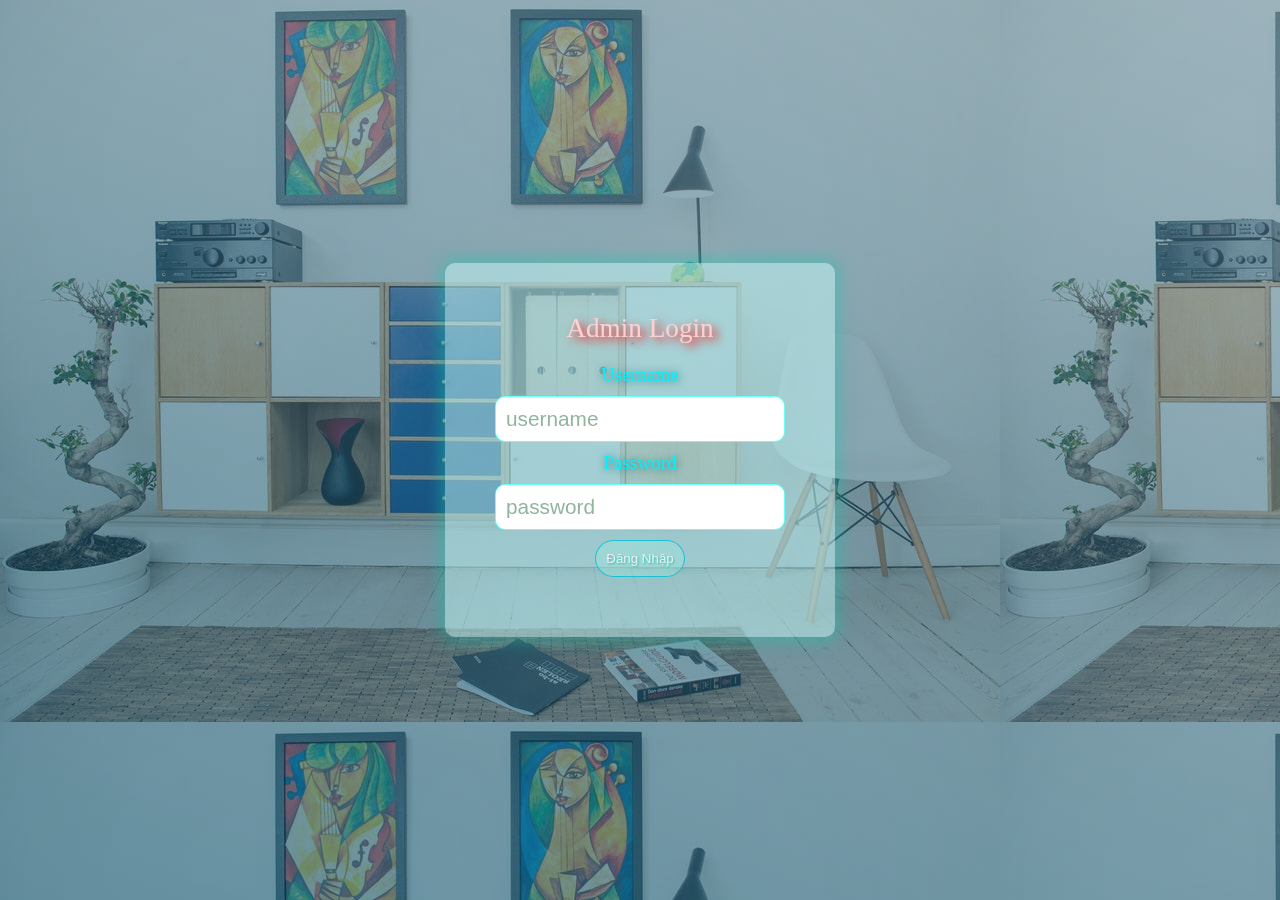
<file: index.html>
<!DOCTYPE html>
<html lang="en">
<head>
	<meta charset="UTF-8">
	<meta name="viewport" content="width=device-width, initial-scale=1.0">
	<title>Đăng Nhập</title>
	<link rel="stylesheet" href="./Quản lý sinh viên/sign.css" type="text/css" />
	<link rel="stylesheet" href="https://cdnjs.cloudflare.com/ajax/libs/font-awesome/5.14.0/css/all.min.css" />
</head>
<body>
	<div class="contain"></div>
	<div class="container">
		<div class="main">
				<h2>Admin Login</h2>
				<form action="./Quản lý sinh viên/qlsv.html" method="post" class="form">
					<div class="form-group">
						<label for="username">Username</label>
						<input type="text" id="username" class="form-input" placeholder="username"></input>
					</div>
					<div class="form-group">
						<label for="password">Password</label>
						<input type="password" id="password" class="form-input" placeholder="password"></input>
					</div>
					<button type="submit" class="btn">Đăng Nhập</button>
					<span></span>
				</form>
		</div>
	</div>
	<script type="text/javascript" src="./Quản lý sinh viên/sign.js"></script>
</body>
</html>
</file>
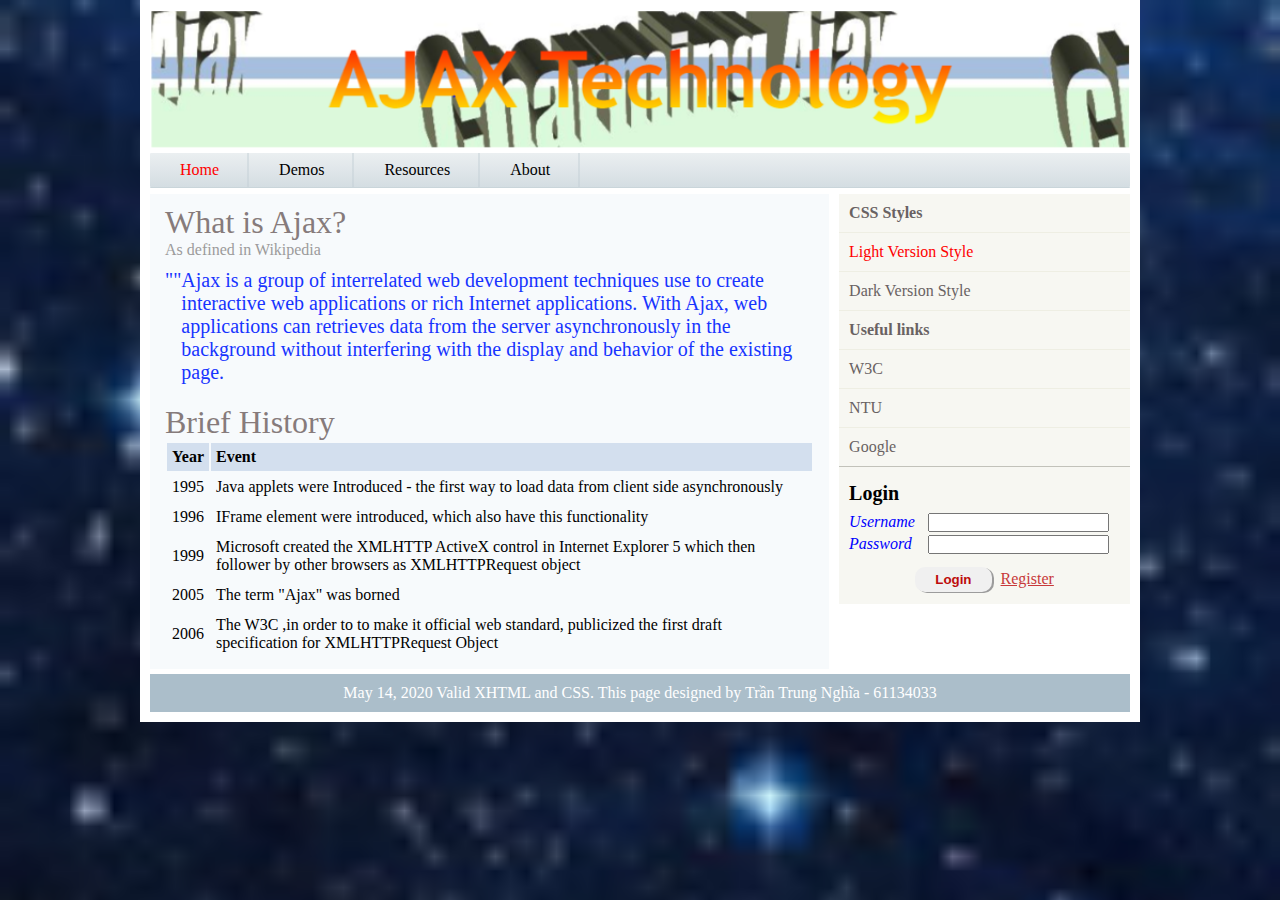
<file: BaiKT/index.html>
<!DOCTYPE html>
<html lang="en">
<head>
	<meta charset="UTF-8">
	<meta name="viewport" content="width=device-width, initial-scale=1.0">
	<title>Bai Kiem Tra</title>
	<link rel="stylesheet" href="./style.css">
</head>
<body>
	<div class="container">
		<header>
			<img src="./header.PNG" alt="img" class="header-img">
			<nav>
				<ul class="list">
					<li class="list-item active">Home</li>
					<li class="list-item">Demos</li>
					<li class="list-item">Resources</li>
					<li class="list-item">About</li>
				</ul>
			</nav>
		</header>
		<main>
			<div class="main-left">
				<div class="left__top">
					<h3>What is Ajax?</h3>
					<span>As defined in Wikipedia</span>
					<p><span>&quot;&quot;</span><span>Ajax is a group of interrelated web development techniques use to create interactive web applications or rich Internet applications. With Ajax, web applications can retrieves data from the server asynchronously in the background without interfering with the display and behavior of the existing page.</span></p>
				</div>
				<div class="left__bottom">
					<h3>Brief History</h3>
					<table>
						<tr>
							<th colspan="1">Year</th>
							<th>Event</th>
						</tr>
						<tr>
							<td>1995</td>
							<td>Java applets were Introduced - the first way to load data from client side asynchronously</td>
						</tr>
						<tr>
							<td>1996</td>
							<td>IFrame element were introduced, which also have this functionality</td>
						</tr>
						<tr>
							<td>1999</td>
							<td>Microsoft created the XMLHTTP ActiveX control in Internet Explorer 5 which then follower by other browsers as XMLHTTPRequest object</td>
						</tr>
						<tr>
							<td>2005</td>
							<td>The term &quot;Ajax&quot; was borned</td>
						</tr>
						<tr>
							<td>2006</td>
							<td>The W3C ,in order to to make it official web standard, publicized the first draft specification for XMLHTTPRequest Object</td>
						</tr>
					</table>
				</div>
			</div>
			<div class="main-right">
				<div class="right__top">
					<ul>
						<li>CSS Styles</li>
						<li>Light Version Style</li>
						<li>Dark Version Style</li>
						<li>Useful links</li>
						<li>W3C</li>
						<li>NTU</li>
						<li>Google</li>
					</ul>
				</div>
				<div class="right__bottom">
					<h3>Login</h3>
					<form action="#" id="form">
						<div class="form-input">
							<span>Username</span>
							<input type="text">
						</div>
						<div class="form-input">
							<span>Password</span>
							<input type="text">
						</div>
						<div class="btn">
							<input type="submit" value="Login">
							<a href="#">Register</a>
						</div>
					</form>
				</div>
			</div>
		</main>
		<footer>
			May 14, 2020 Valid XHTML and CSS. This page designed by Trần Trung Nghĩa - 61134033
		</footer>
	</div>
</body>
</html>
</file>
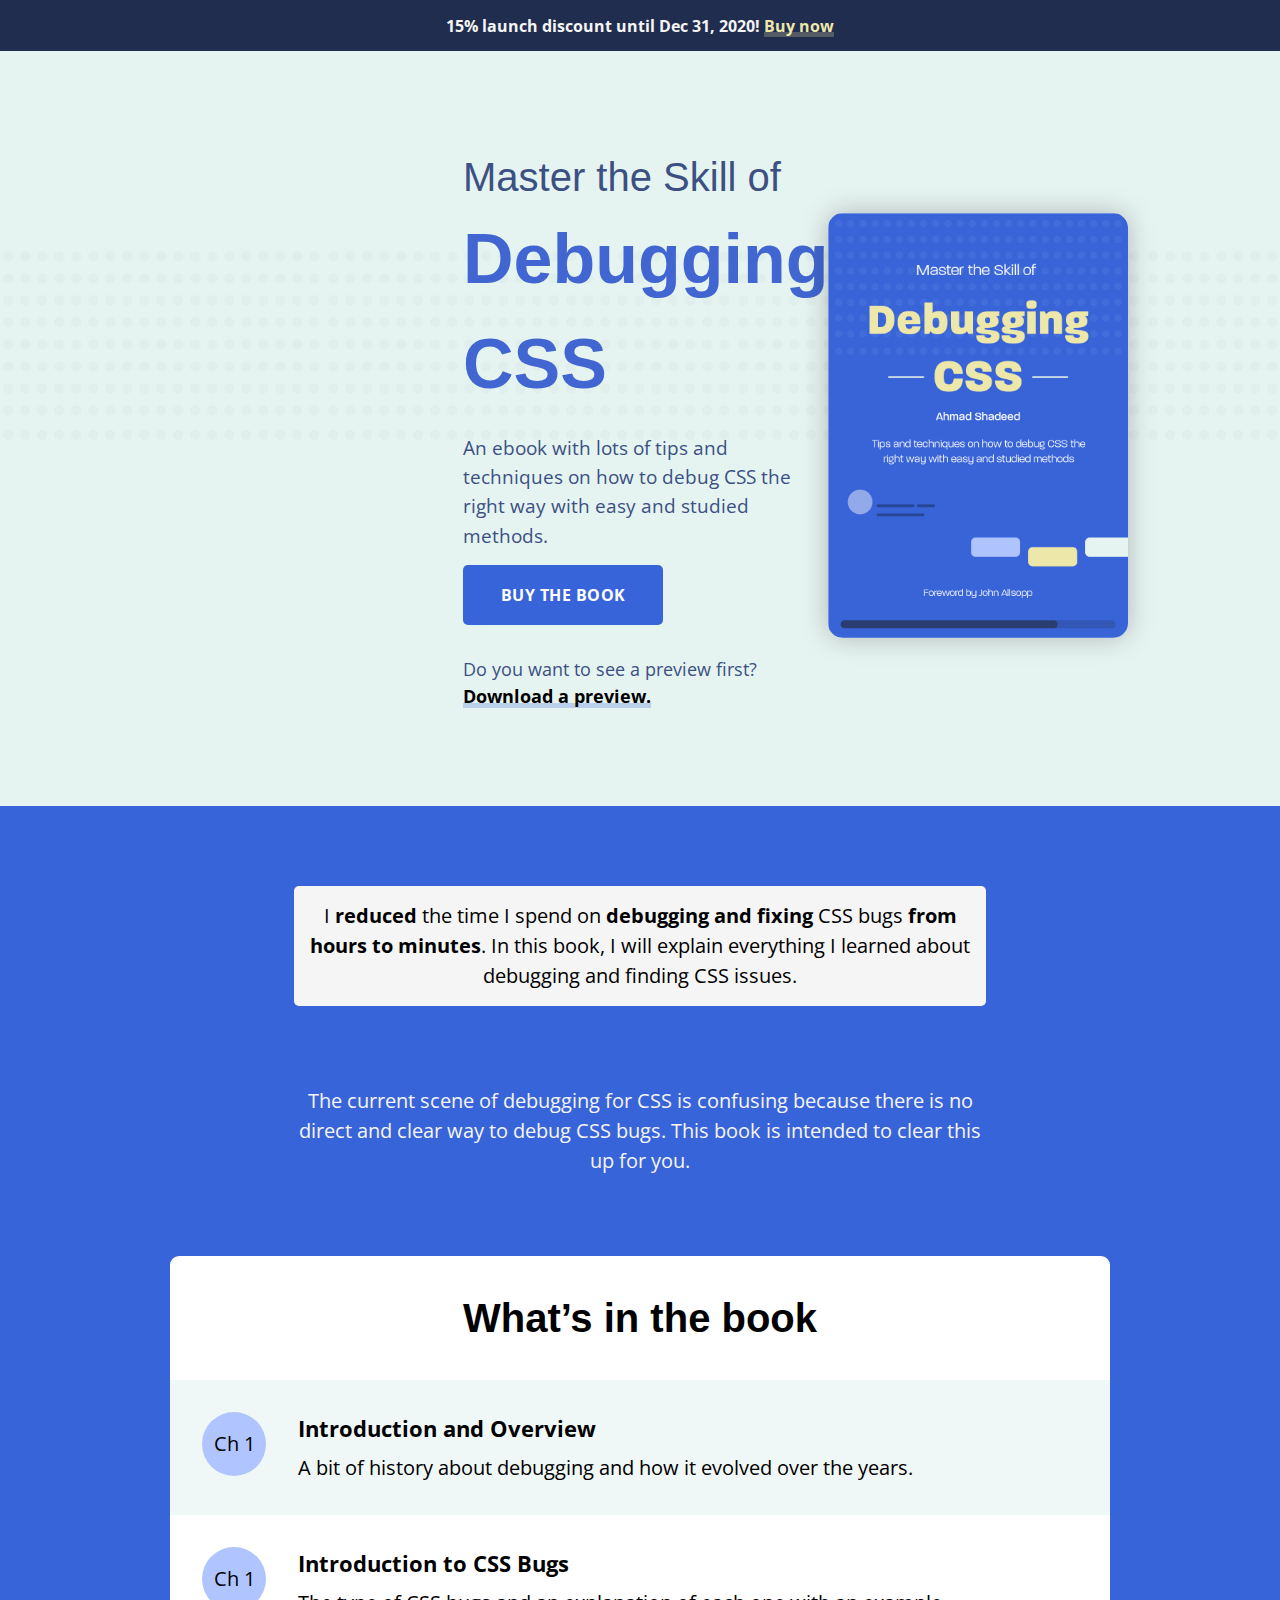
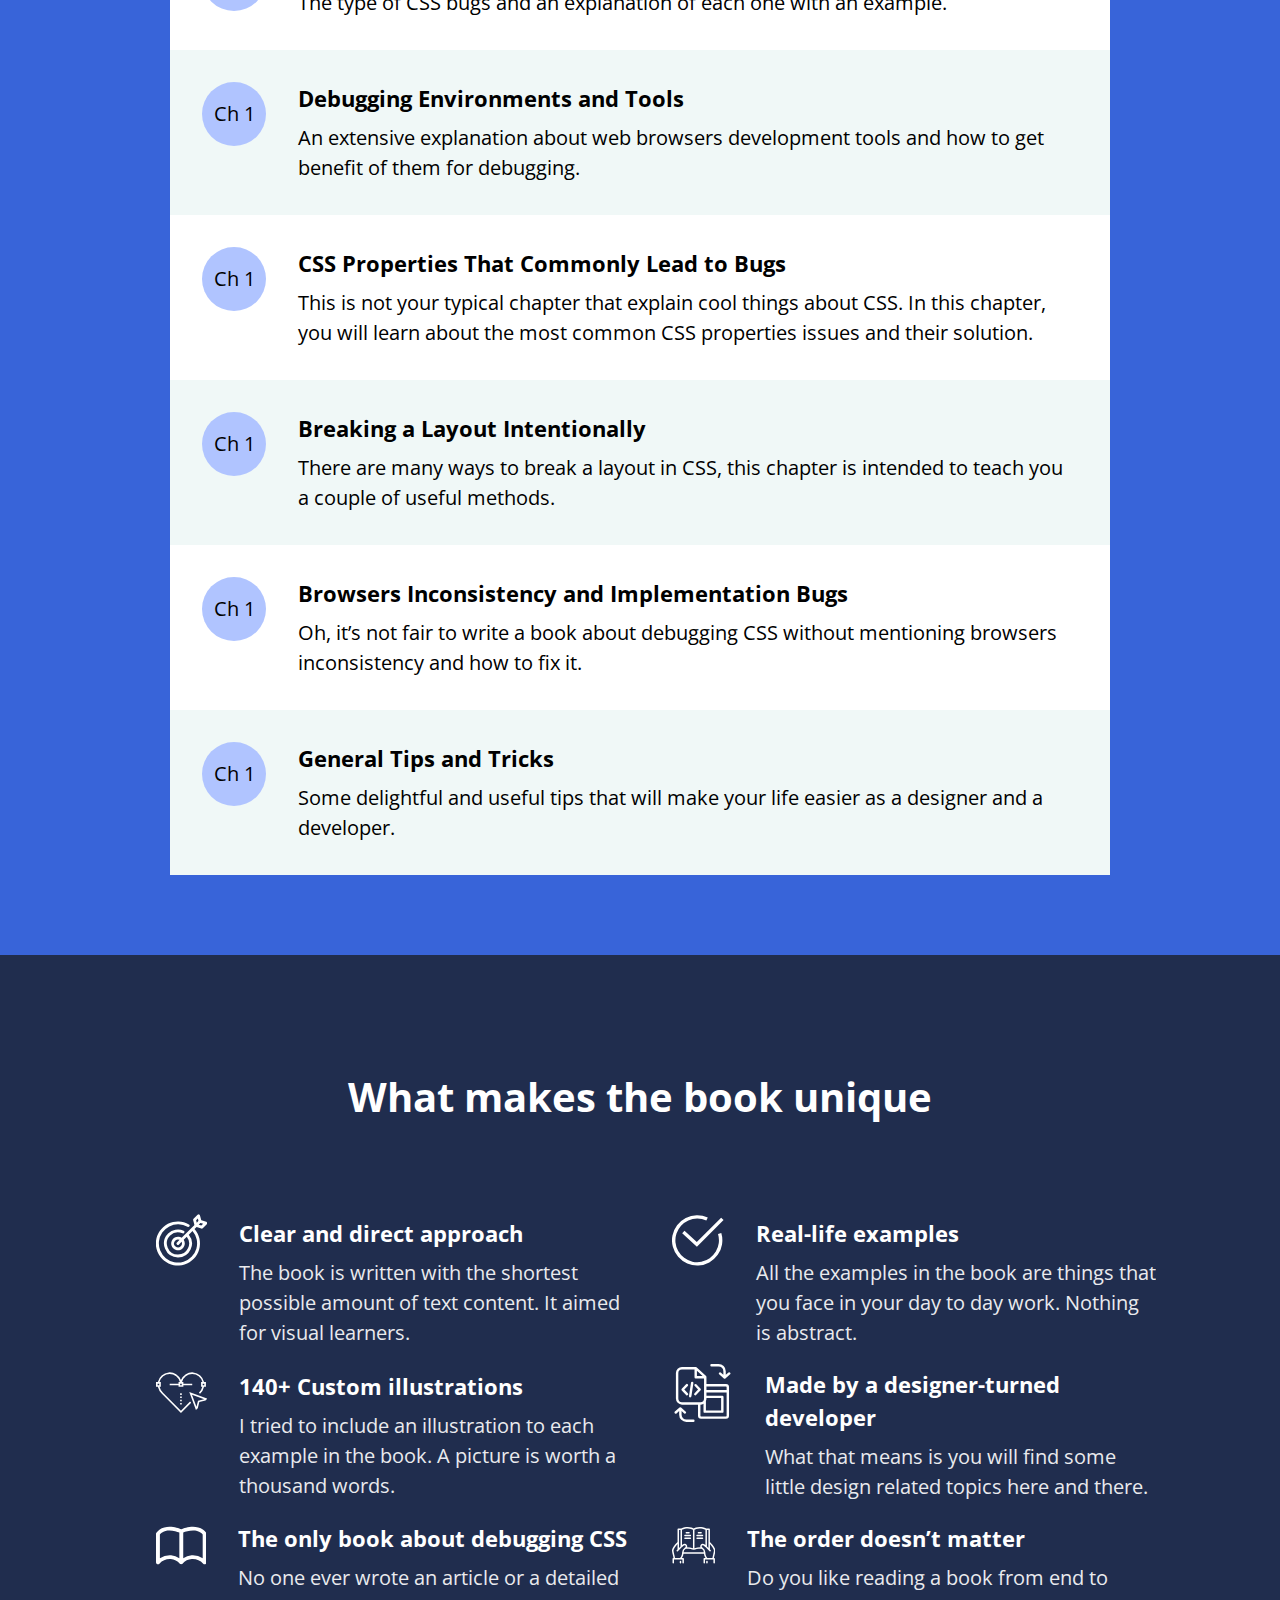
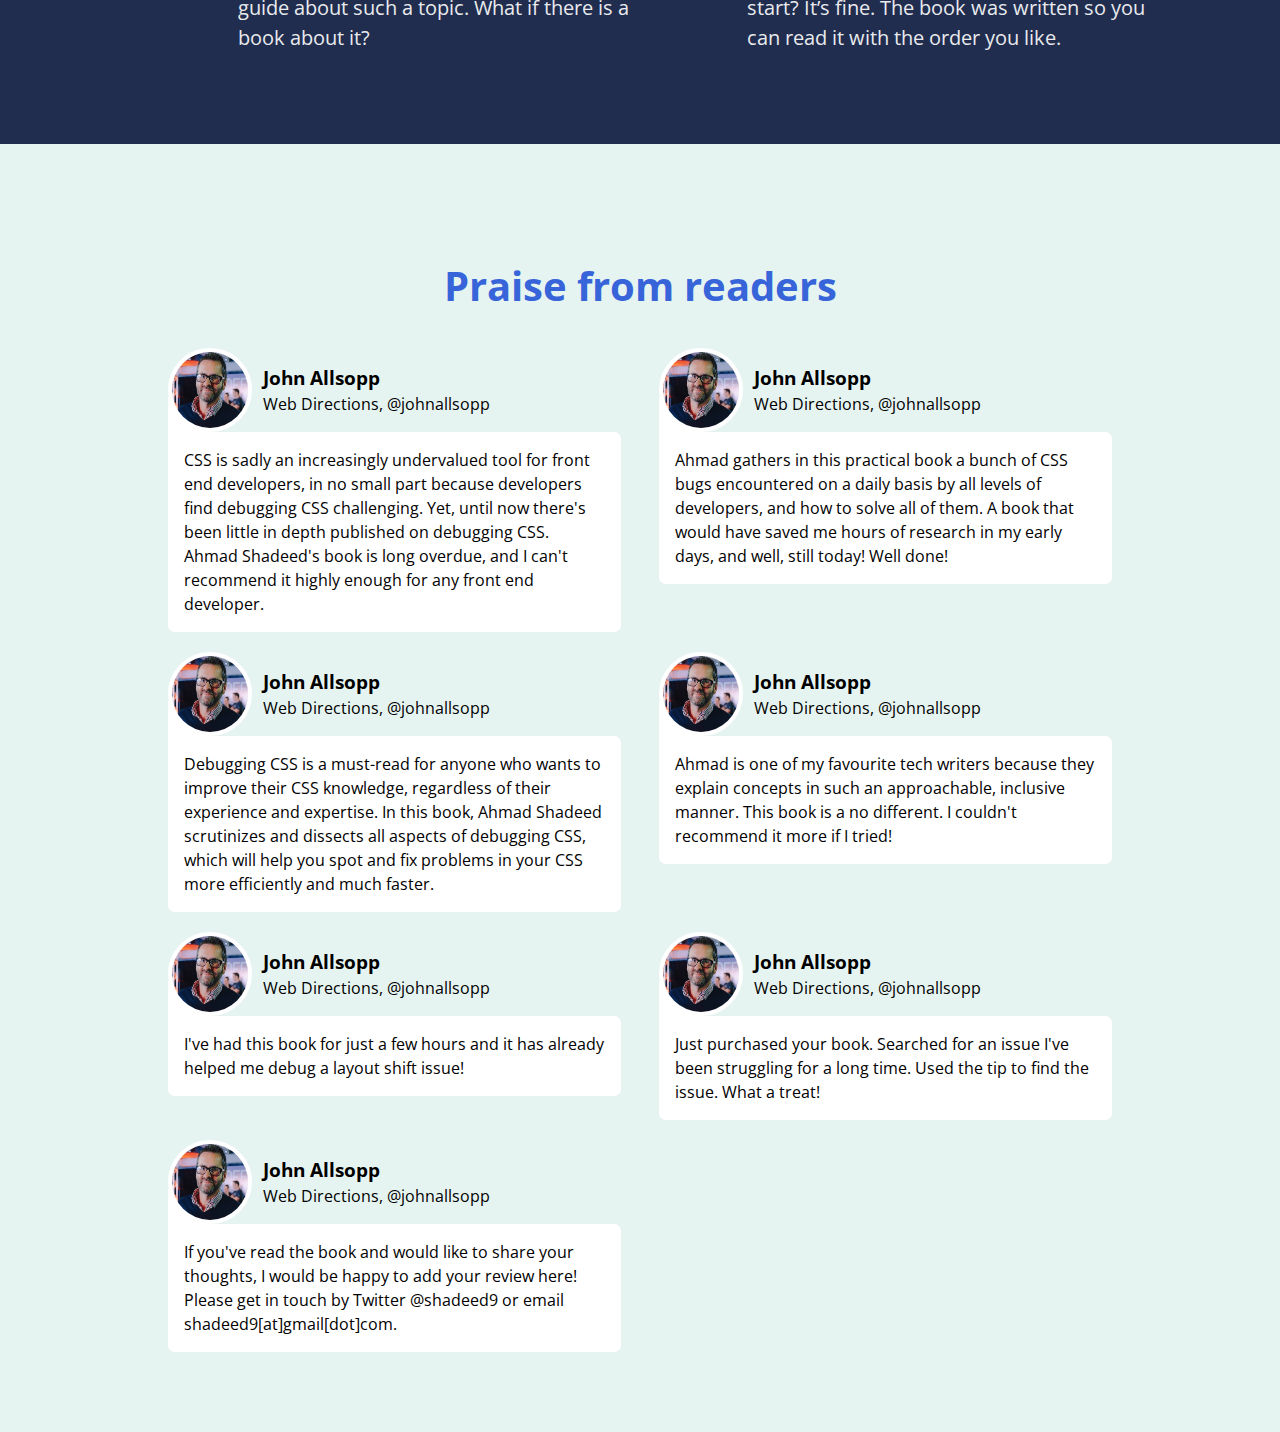
<file: BaiTap/index.html>
<!DOCTYPE html>
<html lang="en">
<head>
    <meta charset="UTF-8">
    <meta name="viewport" content="width=device-width, initial-scale=1.0">
    <link href="https://fonts.googleapis.com/css2?family=Open+Sans:wght@400;700&amp;display=swap" rel="stylesheet">
    <link rel="stylesheet" href="./style.css">
    <title>Debugging CSS</title>
</head>
<body>
    <div class="banner">
        <div class="content">
            <span class="content_header">
                15% launch discount until Dec 31, 2020!
            </span>
            <a href="#" class="link-header">Buy now</a>
        </div>
    </div>  
    <div class="main-header">
        <div class="wrapper">
            <div class="main-left">
                <h1>
                    Master the Skill of
                   <span>Debugging CSS</span>
                </h1>
                <p class="p-content">An ebook with lots of tips and techniques on how to debug CSS the right way with easy and studied methods.</p>
                <a href="#" class="btn btn-buy">Buy the book</a>
                <p class="p-last">Do you want to see a preview first? 
                    <a href="#" class="btn-download">Download a preview.</a>
                </p>
            </div>
            <div class="main-right">
                <img src="./img/book.jpg" alt="book.jpg">
            </div>
        </div>
    </div>
    <div class="main-list">
        <div class="wrapper-list">
            <p class="intro-1">
                I <strong>reduced</strong> the time I spend on
                <strong>debugging and fixing</strong> CSS bugs
                <strong>from hours to minutes</strong>. In this book, I will explain
                everything I learned about debugging and finding CSS issues.
              </p>
              <p class="intro-2">
                The current scene of debugging for CSS is confusing because there is
                no direct and clear way to debug CSS bugs. This book is intended to
                clear this up for you.
              </p>
              <div class="list-item">
                  <h2>What’s in the book</h2>
                  <ul class="list">
                    <li class="item">
                        <h3>Introduction and Overview</h3>
                        <p>
                          A bit of history about debugging and how it evolved over the
                          years.
                        </p>
                    </li>
                    <li class="item">
                        <h3>Introduction to CSS Bugs</h3>
              <p>
                The type of CSS bugs and an explanation of each one with an
                example.
              </p>
                    </li>
                    <li class="item">
                        <h3>Debugging Environments and Tools</h3>
              <p>
                An extensive explanation about web browsers development tools
                and how to get benefit of them for debugging.
              </p>
                    </li>
                    <li class="item">
                        <h3>CSS Properties That Commonly Lead to Bugs</h3>
              <p>
                This is not your typical chapter that explain cool things about
                CSS. In this chapter, you will learn about the most common CSS
                properties issues and their solution.
              </p>
                    </li>
                    <li class="item">
                        <h3>Breaking a Layout Intentionally</h3>
              <p>
                There are many ways to break a layout in CSS, this chapter is
                intended to teach you a couple of useful methods.
              </p>
                    </li>
                    <li class="item">
                        <h3>Browsers Inconsistency and Implementation Bugs</h3>
              <p>
                Oh, it’s not fair to write a book about debugging CSS without
                mentioning browsers inconsistency and how to fix it.
              </p>
                    </li>
                    <li class="item">
                        <h3>General Tips and Tricks</h3>
              <p>
                Some delightful and useful tips that will make your life easier
                as a designer and a developer.
              </p>
                    </li>
                  </ul>
              </div>
        </div>
    </div>
    <div class="main-features">
      <div class="wrapper-features">
        <h2 class="content-features">What makes the book unique</h2>
        <ul class="list-features">
          <li class="item-features">
            <svg xmlns="http://www.w3.org/2000/svg" width="70" height="69.833" viewBox="0 0 70 69.833">
              <path id="goal" d="M69.282,10.855,62.728,8.77a2.156,2.156,0,0,0-.16-.2c-.041-.039-.086-.069-.13-.1l-1.691-6.34a1.95,1.95,0,0,0-3.264-.875L51.955,6.789a1.953,1.953,0,0,0-.5,1.881l1.639,6.16c-.028.063-.061.121-.083.188a2.072,2.072,0,0,0-.083.441L35.73,32.647A9.294,9.294,0,1,0,38.492,35.4L42.7,31.2A15.168,15.168,0,0,1,30.688,55.632h0A15.18,15.18,0,0,1,19.956,29.717a15.272,15.272,0,0,1,16.886-3.142,1.95,1.95,0,0,0,1.581-3.564A19.194,19.194,0,0,0,17.2,26.961,19.081,19.081,0,0,0,30.685,59.535h0a19.081,19.081,0,0,0,14.8-31.125l5.021-5.021A26.134,26.134,0,1,1,43.7,17.756a1.95,1.95,0,0,0,1.942-3.382,30.168,30.168,0,1,0,7.623,6.254l2.494-2.491a1.961,1.961,0,0,0,.218-.028c.052-.014.1-.039.143-.055l6.447,2.052a1.98,1.98,0,0,0,.59.091,1.958,1.958,0,0,0,1.379-.571l5.528-5.534a1.953,1.953,0,0,0-.783-3.239ZM57.85,6.4l.77,2.888a1.653,1.653,0,0,0-.083.19,2.072,2.072,0,0,0-.083.441l-2.083,2.086L55.5,8.75ZM34.5,44.277a5.4,5.4,0,1,1-1.639-8.762L29.3,39.075a1.95,1.95,0,1,0,2.756,2.759l3.556-3.556a5.407,5.407,0,0,1-1.115,6ZM62.619,16.028,59.013,14.88l2.27-2.27a2.191,2.191,0,0,0,.229-.036c.05-.014.091-.036.141-.052L65.047,13.6Z" transform="translate(-0.637 -0.684)" fill="#fff"/>
            </svg>
            <div>
              <h3 class="feature__title">Clear and direct approach</h3>
              <p class="feature__desc">
                The book is written with the shortest possible amount of text
                content. It aimed for visual learners.
              </p>
            </div>
          </li>
          <li class="item-features">
            <svg xmlns="http://www.w3.org/2000/svg" width="56" height="54.684" viewBox="0 0 56 54.684">
              <g id="tick" transform="translate(-5.055 -5.964)">
                <path id="Path_17" data-name="Path 17" d="M65.13,10.281,38.7,36.7,25.349,24.486l-2.521,2.752L38.815,41.873,67.769,12.919Z" transform="translate(-6.714 -1.631)" fill="#fff"/>
                <path id="Path_18" data-name="Path 18" d="M32.4,9.72A23.466,23.466,0,0,1,42.356,11.9l1.568-3.386A27.344,27.344,0,1,0,58.583,25.445l-3.571,1.077A23.646,23.646,0,1,1,32.4,9.721Z" transform="translate(0)" fill="#fff"/>
              </g>
            </svg>
            <div>
              <h3 class="feature__title">Real-life examples</h3>
              <p class="feature__desc">
                
                All the examples in the book are things that you face in your
                day to day work. Nothing is abstract.
              
              </p>
            </div>
          </li>
          <li class="item-features">
            <svg xmlns="http://www.w3.org/2000/svg" width="70" height="55.304" viewBox="0 0 70 55.304">
              <g id="illustration" transform="translate(-0.003 -10.938)">
                <path id="Path_5" data-name="Path 5" d="M34.008,63.138,9.553,38.683a16.739,16.739,0,0,1-4.766-8h1.8V24.1H4.773a14.262,14.262,0,0,1,27.754,0h-1.81V26.3H18.65v2.194H30.717v2.194H37.3V28.489H49.366V26.3H37.3V24.1h-1.81a14.262,14.262,0,0,1,27.754,0h-1.81v6.582h1.8a16.735,16.735,0,0,1-4.769,8l1.552,1.552a18.607,18.607,0,0,0,5.449-9.552h2.55V24.1h-2.54a16.435,16.435,0,0,0-31.467-2.575A16.435,16.435,0,0,0,2.542,24.1H0v6.582h2.55A18.6,18.6,0,0,0,8,40.235L34.009,66.242,47.949,52.3,46.4,50.75ZM65.82,28.489H63.626V26.3H65.82Zm-30.716,0H32.91V26.3H35.1ZM2.195,26.3H4.389v2.194H2.195Z" transform="translate(0 0)" fill="#fff"/>
                <path id="Path_6" data-name="Path 6" d="M46.875,70.312h2.194v2.194H46.875Z" transform="translate(-13.965 -17.689)" fill="#fff"/>
                <path id="Path_7" data-name="Path 7" d="M46.875,64.062h2.194v2.194H46.875Z" transform="translate(-13.965 -15.827)" fill="#fff"/>
                <path id="Path_8" data-name="Path 8" d="M46.875,57.812h2.194v2.194H46.875Z" transform="translate(-13.965 -13.965)" fill="#fff"/>
                <path id="Path_9" data-name="Path 9" d="M46.875,51.562h2.194v2.194H46.875Z" transform="translate(-13.965 -12.103)" fill="#fff"/>
                <path id="Path_10" data-name="Path 10" d="M64.551,48.926l9.094,24.682,2.526-2.523,2.106-8.433,8.433-2.106,2.523-2.526ZM76.467,60.842l-2.1,8.386-6.116-16.6,16.6,6.116Z" transform="translate(-19.231 -11.318)" fill="#fff"/>
              </g>
            </svg>
            <div>
              <h3 class="feature__title">140+ Custom illustrations</h3>
              <p class="feature__desc">
                
                I tried to include an illustration to each example in the book.
                A picture is worth a thousand words.
              
              </p>
            </div>
          </li>
          <li class="item-features">
            <svg xmlns="http://www.w3.org/2000/svg" width="56" height="57.961" viewBox="0 0 56 57.961">
              <g id="des-dev" transform="translate(-3.623 -2)">
                <path id="Path_11" data-name="Path 11" d="M36.188,16.034,26.892,7.4a1.2,1.2,0,0,0-.847-.3H12.038A6.037,6.037,0,0,0,6,13.138V38.616a6.039,6.039,0,0,0,6.038,6.038H28.1V55.882A3.019,3.019,0,0,0,31.118,58.9H56.113a3.019,3.019,0,0,0,3.019-3.019v-28.8a3.019,3.019,0,0,0-3.019-3.019H36.552V16.94a1.209,1.209,0,0,0-.363-.906ZM36.007,41.09a5.988,5.988,0,0,0,.545-2.535v-.483h14.67V50.448H36.007ZM27.012,10.843,32.686,16.1H27.012ZM8.415,38.616V13.138a3.622,3.622,0,0,1,3.623-3.623H24.6V17.3A1.208,1.208,0,0,0,25.8,18.51h8.332V38.616a3.623,3.623,0,0,1-3.623,3.623H12.038a3.623,3.623,0,0,1-3.623-3.623Zm47.7,17.87H31.118a.6.6,0,0,1-.6-.6V44.654a5.969,5.969,0,0,0,3.078-.847v7.849A1.208,1.208,0,0,0,34.8,52.863H52.429a1.208,1.208,0,0,0,1.208-1.208V36.925a1.208,1.208,0,0,0-1.208-1.208H36.552v-3.2H56.716V55.882a.6.6,0,0,1-.6.6Zm0-30.006a.6.6,0,0,1,.6.6V30.1H36.552V26.48Z" transform="translate(-0.942 -2.021)" fill="#fff"/>
                <path id="Path_12" data-name="Path 12" d="M42.644,39.85l-4.288-4.528h0a1.208,1.208,0,0,0-1.752,1.63l3.5,3.684-3.5,3.684v0a1.209,1.209,0,1,0,1.752,1.632l4.288-4.528h0a1.208,1.208,0,0,0,0-1.571Z" transform="translate(-12.894 -13.096)" fill="#fff"/>
                <path id="Path_13" data-name="Path 13" d="M21.47,35.191a1.21,1.21,0,0,0-1.691.061l-4.288,4.528a1.207,1.207,0,0,0,0,1.63l4.288,4.528a1.207,1.207,0,1,0,1.75-1.63l-3.5-3.684,3.5-3.684v0a1.2,1.2,0,0,0,.347-.889,1.217,1.217,0,0,0-.406-.863Z" transform="translate(-4.578 -13.027)" fill="#fff"/>
                <path id="Path_14" data-name="Path 14" d="M31.071,31.387a1.211,1.211,0,0,0-1.389.967L27.689,45.637a1.21,1.21,0,0,0,1.026,1.389H28.9A1.206,1.206,0,0,0,30.1,46L32.1,32.717a1.21,1.21,0,0,0-1.026-1.33Z" transform="translate(-9.53 -11.638)" fill="#fff"/>
                <path id="Path_15" data-name="Path 15" d="M82.862,10.693a1.207,1.207,0,0,0-1.689-.12l-2.717,2.295V9.245A7.245,7.245,0,0,0,71.211,2h-7a1.208,1.208,0,1,0,0,2.415h7a4.831,4.831,0,0,1,4.83,4.83v3.623l-2.656-2.354h0a1.207,1.207,0,0,0-1.568,1.811l4.71,4.106,0,0a1.208,1.208,0,0,0,1.571,0l4.71-4.106v0a1.211,1.211,0,0,0,.059-1.632Z" transform="translate(-23.528 0)" fill="#fff"/>
                <path id="Path_16" data-name="Path 16" d="M4.817,80.069a1.21,1.21,0,0,0,.844-.3l2.656-2.295V81.1a7.245,7.245,0,0,0,7.245,7.245h7a1.208,1.208,0,0,0,0-2.415h-7a4.83,4.83,0,0,1-4.83-4.83V77.473l2.656,2.354h0a1.207,1.207,0,0,0,1.568-1.811l-4.71-4.106,0,0a1.208,1.208,0,0,0-1.571,0L4.032,77.956a1.207,1.207,0,0,0,.785,2.113Z" transform="translate(0 -28.38)" fill="#fff"/>
              </g>
            </svg>
            <div>
              <h3 class="feature__title">
                Made by a designer-turned developer
              </h3>
              <p class="feature__desc">
                
                What that means is you will find some little design related
                topics here and there.
              
              </p>
            </div>
          </li>
          <li class="item-features">
            <svg xmlns="http://www.w3.org/2000/svg" width="55.051" height="41" viewBox="0 0 55.051 41">
              <path id="book" d="M64,26.317a15.828,15.828,0,0,0-3.261-3.24c-8.258-6.119-19.988-2.2-23.842-.614-3.854-1.588-15.584-5.505-23.842.614A15.83,15.83,0,0,0,9.8,26.317a2.1,2.1,0,0,0-.423,1.228v31.1a2.118,2.118,0,0,0,3.684,1.419,15.822,15.822,0,0,1,12.365-5,15.242,15.242,0,0,1,9.909,4.955,3.021,3.021,0,0,0,.529.381h.148a2.1,2.1,0,0,0,1.524,0h.148a3.021,3.021,0,0,0,.529-.381,15.249,15.249,0,0,1,10.163-4.955,15.84,15.84,0,0,1,12.365,4.955,2.117,2.117,0,0,0,3.684-1.376v-31.1A2.1,2.1,0,0,0,64,26.317ZM25.784,50.837a19.062,19.062,0,0,0-12.175,3.3V28.329a11.721,11.721,0,0,1,1.969-1.863c6.2-4.637,15.478-1.757,19.2-.3V54.076a18.908,18.908,0,0,0-9-3.24Zm34.407,3.3a19.316,19.316,0,0,0-10.587-3.3H48.08a18.927,18.927,0,0,0-9.062,3.24V26.169c3.705-1.461,13-4.235,19.2.3a11.719,11.719,0,0,1,1.969,1.863Z" transform="translate(-9.374 -19.76)" fill="#fff"/>
            </svg>
            <div>
              <h3 class="feature__title">
                The only book about debugging CSS
              </h3>
              <p class="feature__desc">
                
                No one ever wrote an article or a detailed guide about such a
                topic. What if there is a book about it?
              
              </p>
            </div>
          </li>
          <li class="item-features">
            <svg xmlns="http://www.w3.org/2000/svg" width="57.77" height="48.521" viewBox="0 0 57.77 48.521">
              <path id="reading" d="M16.7,57.42v1.819a.99.99,0,1,1-1.98,0V57.42a.99.99,0,1,1,1.98,0ZM23.428,20.27h3.631a.99.99,0,1,0,0-1.98H23.423a.99.99,0,0,0,0,1.98Zm-1.8,3.708h7.233a.99.99,0,0,0,0-1.98H21.624a.99.99,0,0,0,0,1.98Zm0,3.708h7.233a.99.99,0,0,0,0-1.98H21.624a.99.99,0,0,0,0,1.98ZM61.106,48.725c-.364,1.458-.728,2.948-.926,4.3H60.5a.989.989,0,0,1,.99.99v5.223a.99.99,0,1,1-1.98,0V55.007H48.327v4.233a.99.99,0,1,1-1.98,0V54.017a.99.99,0,0,1,.99-.99H49.01a12.844,12.844,0,0,1-2.146-5.819H19.736a12.872,12.872,0,0,1-2.146,5.819h1.671a.989.989,0,0,1,.99.99v5.223a.99.99,0,1,1-1.98,0V55.007H7.085v4.233a.99.99,0,1,1-1.98,0V54.017a.99.99,0,0,1,.99-.99h.327c-.2-1.351-.564-2.842-.926-4.3h0a41.787,41.787,0,0,1-1.057-5.116c-.443-3.874,5.3-10.121,7.326-12.047V14.777a.99.99,0,0,1,.99-.99h3.762c8.346-4.007,14.913-1.158,16.784-.151,1.871-1.007,8.435-3.861,16.779.151h3.762a.989.989,0,0,1,.99.99V31.561c2.03,1.926,7.775,8.173,7.326,12.05v0a41.39,41.39,0,0,1-1.052,5.116Zm-8.25-32.958H50.863V37.522l1.993,1.98Zm-18.567-.418v24.5A39.266,39.266,0,0,1,42.2,38.772h.074a3.333,3.333,0,0,1-.28-.908,3.49,3.49,0,0,1,.772-2.681,3.266,3.266,0,0,1,2.178-1.255,3.466,3.466,0,0,1,2.592.725c.423.329.9.725,1.354,1.109V15.4c-7.312-3.356-12.985-.911-14.6-.054ZM17.715,15.4V35.762c.45-.381.931-.78,1.354-1.109h0a3.466,3.466,0,0,1,2.592-.725,3.275,3.275,0,0,1,2.178,1.255,3.493,3.493,0,0,1,.772,2.681,3.338,3.338,0,0,1-.282.908h.074a39.225,39.225,0,0,1,7.9,1.082v-24.5c-1.606-.856-7.279-3.3-14.594.054Zm-3.973.364V39.5l1.993-1.98V15.767ZM15,53.026c.713-.658,2.864-3.04,2.894-7.834a7.419,7.419,0,0,1,3.389-5.923,3.018,3.018,0,0,0,1.369-1.708,1.586,1.586,0,0,0-.4-1.188,1.3,1.3,0,0,0-.854-.48,1.454,1.454,0,0,0-1.114.329c-1.148.891-2.812,2.376-2.886,2.443l-5.2,5.158a1,1,0,0,1-.708.309.989.989,0,0,1-.713-.295.978.978,0,0,1-.287-.715.993.993,0,0,1,.314-.705l.955-.948v-7.1C9.238,37.1,6.164,41.3,6.4,43.383a40.706,40.706,0,0,0,1.01,4.866,44.282,44.282,0,0,1,1,4.78Zm31.727-7.8V45.2h0a5.415,5.415,0,0,0-2.394-4.218c-2.446-.775-8.589.512-10.782,1.082h-.03v0a4.41,4.41,0,0,1-.443,0h-.027c-2.193-.569-8.344-1.859-10.782-1.082v0A5.391,5.391,0,0,0,19.873,45.2v.022ZM60.192,43.38c.24-2.079-2.834-6.282-5.361-9.01v7.094l.955.948a.991.991,0,0,1-.688,1.715.979.979,0,0,1-.705-.309l-5.2-5.158c-.074-.069-1.738-1.552-2.886-2.443a1.474,1.474,0,0,0-1.114-.329,1.312,1.312,0,0,0-.856.483,1.593,1.593,0,0,0-.4,1.188,3.019,3.019,0,0,0,1.371,1.705A7.423,7.423,0,0,1,48.7,45.187c.03,4.792,2.193,7.183,2.894,7.834h6.587a43.7,43.7,0,0,1,1-4.772,40.809,40.809,0,0,0,1.01-4.866Zm-9.3,13.049a.99.99,0,0,0-.99.99v1.819a.99.99,0,1,0,1.98,0V57.42a.989.989,0,0,0-.99-.99ZM39.541,20.27h3.634a.99.99,0,0,0,0-1.98H39.541a.99.99,0,0,0,0,1.98Zm-1.8,3.708h7.235a.99.99,0,1,0,0-1.98H37.742a.99.99,0,1,0,0,1.98Zm0,3.708h7.235a.99.99,0,1,0,0-1.98H37.742a.99.99,0,0,0,0,1.98Z" transform="translate(-4.412 -11.709)" fill="#fff"/>
            </svg>
            <div>
              <h3 class="feature__title">The order doesn’t matter</h3>
              <p class="feature__desc">
                
                Do you like reading a book from end to start? It’s fine. The
                book was written so you can read it with the order you like.
              
              </p>
            </div>
          </li>
        </ul>
      </div>
    </div>
    <div class="main-information">
      <div class="wrapper-information">
        <h2 class="title-information">Praise from readers</h2>
        <div class="all-person">
          <div class="raiser">
            <div class="person">
              <img src="./img/johnnew.png" alt="" class="image-person">
              <div class="person-info">
                <h3>John Allsopp</h3>
                <p>
                  Web Directions,
                  <a href="https://twitter.com/johnallsopp/">@johnallsopp</a>
                </p>
              </div>
            </div>
            <blockquote>
              <p>
                CSS is sadly an increasingly undervalued tool for front end
                developers, in no small part because developers find debugging
                CSS challenging. Yet, until now there's been little in depth
                published on debugging CSS. Ahmad Shadeed's book is long
                overdue, and I can't recommend it highly enough for any front
                end developer.
              </p>
            </blockquote>
          </div>
          <div class="raiser">
            <div class="person">
              <img src="./img/johnnew.png" alt="" class="image-person">
              <div class="person-info">
                <h3>John Allsopp</h3>
                <p>
                  Web Directions,
                  <a href="https://twitter.com/johnallsopp/">@johnallsopp</a>
                </p>
              </div>
            </div>
            <blockquote>
              <p>
                
                Ahmad gathers in this practical book a bunch of CSS bugs
                encountered on a daily basis by all levels of developers, and
                how to solve all of them. A book that would have saved me hours
                of research in my early days, and well, still today! Well done!
              
              </p>
            </blockquote>
          </div>
          <div class="raiser">
            <div class="person">
              <img src="./img/johnnew.png" alt="" class="image-person">
              <div class="person-info">
                <h3>John Allsopp</h3>
                <p>
                  Web Directions,
                  <a href="https://twitter.com/johnallsopp/">@johnallsopp</a>
                </p>
              </div>
            </div>
            <blockquote>
              <p>
                
                Debugging CSS is a must-read for anyone who wants to improve
                their CSS knowledge, regardless of their experience and
                expertise. In this book, Ahmad Shadeed scrutinizes and dissects
                all aspects of debugging CSS, which will help you spot and fix
                problems in your CSS more efficiently and much faster.
              
              </p>
            </blockquote>
          </div>
          <div class="raiser">
            <div class="person">
              <img src="./img/johnnew.png" alt="" class="image-person">
              <div class="person-info">
                <h3>John Allsopp</h3>
                <p>
                  Web Directions,
                  <a href="https://twitter.com/johnallsopp/">@johnallsopp</a>
                </p>
              </div>
            </div>
            <blockquote>
              <p>
                
                Ahmad is one of my favourite tech writers because they explain
                concepts in such an approachable, inclusive manner. This book is
                a no different. I couldn't recommend it more if I tried!
              
              </p>
            </blockquote>
          </div>
          <div class="raiser">
            <div class="person">
              <img src="./img/johnnew.png" alt="" class="image-person">
              <div class="person-info">
                <h3>John Allsopp</h3>
                <p>
                  Web Directions,
                  <a href="https://twitter.com/johnallsopp/">@johnallsopp</a>
                </p>
              </div>
            </div>
            <blockquote>
              <p>
                
               
                I've had this book for just a few hours and it has already
                helped me debug a layout shift issue!
              
              </p>
            </blockquote>
          </div>
          <div class="raiser">
            <div class="person">
              <img src="./img/johnnew.png" alt="" class="image-person">
              <div class="person-info">
                <h3>John Allsopp</h3>
                <p>
                  Web Directions,
                  <a href="https://twitter.com/johnallsopp/">@johnallsopp</a>
                </p>
              </div>
            </div>
            <blockquote>
              <p>
                
                Just purchased your book. Searched for an issue I've been
                struggling for a long time. Used the tip to find the issue. What
                a treat!
              
              </p>
            </blockquote>
          </div>
          <div class="raiser">
            <div class="person">
              <img src="./img/johnnew.png" alt="" class="image-person">
              <div class="person-info">
                <h3>John Allsopp</h3>
                <p>
                  Web Directions,
                  <a href="https://twitter.com/johnallsopp/">@johnallsopp</a>
                </p>
              </div>
            </div>
            <blockquote>
              <p>
                
                If you've read the book and would like to share your thoughts, I
                would be happy to add your review here! Please get in touch by
                Twitter @shadeed9 or email shadeed9[at]gmail[dot]com.
              
              </p>
            </blockquote>
          </div>
        </div>
      </div>
    </div>
</body>
</html>
</file>
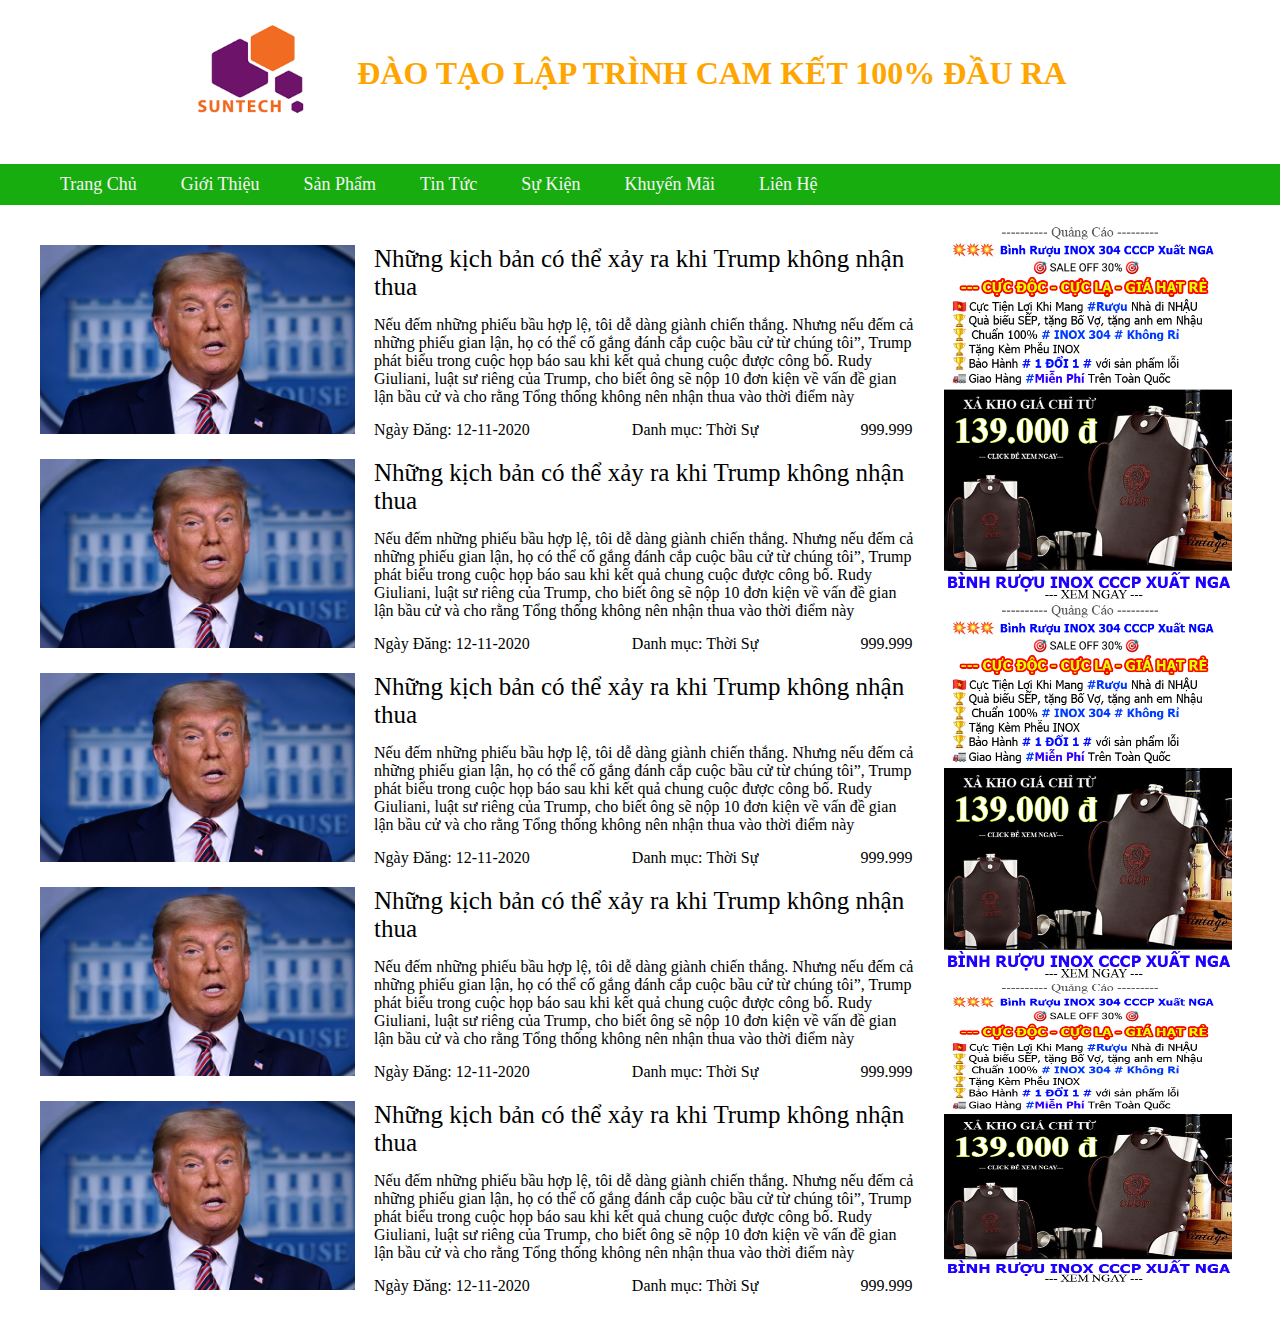
<file: Suntech/Buoi4/index.html>
<!DOCTYPE html>
<html lang="en">

<head>
    <meta charset="UTF-8">
    <meta name="viewport" content="width=device-width, initial-scale=1.0">
    <meta http-equiv="X-UA-Compatible" content="ie=edge">
    <link rel="stylesheet" type="text/css" href="./style.css">
    <title>Bài Tập CSS</title>
</head>

<body>
    <div class="wrapper">
        <header>
            <div>
                <img src="./img/logo.png" alt="logo.png" class="logo">
                <h1>ĐÀO TẠO LẬP TRÌNH CAM KẾT 100% ĐẦU RA</h1>
            </div>
        </header>
        <nav>
            <div>
                <ul>
                    <li>Trang Chủ</li>
                    <li>Giới Thiệu</li>
                    <li>Sản Phẩm</li>
                    <li>Tin Tức</li>
                    <li>Sự Kiện</li>
                    <li>Khuyến Mãi</li>
                    <li>Liên Hệ</li>
                </ul>
            </div>
        </nav>
        <main>
            <div class="container">
                <div class="left-container">
                    <div class="main-left">
                        <img src="./img/img1.jpg" alt="img1.jpg" class="img-container">
                        <div class="content-container">
                            <h2>Những kịch bản có thể xảy ra khi Trump không nhận thua</h2>
                            <p>
                                Nếu đếm những phiếu bầu hợp lệ, tôi dễ dàng giành chiến thắng. Nhưng nếu đếm cả những phiếu gian lận, họ có thể cố gắng đánh cắp cuộc bầu cử từ chúng tôi”, Trump phát biểu trong cuộc họp báo sau khi kết quả chung cuộc được công bố. Rudy Giuliani, luật
                                sư riêng của Trump, cho biết ông sẽ nộp 10 đơn kiện về vấn đề gian lận bầu cử và cho rằng Tổng thống không nên nhận thua vào thời điểm này
                            </p>
                            <div>
                                <span>Ngày Đăng: 12-11-2020</span>
                                <span>Danh mục: Thời Sự</span>
                                <span>999.999</span>
                            </div>
                        </div>
                    </div>
                    <div class="main-left">
                        <img src="./img/img1.jpg" alt="img1.jpg" class="img-container">
                        <div class="content-container">
                            <h2>Những kịch bản có thể xảy ra khi Trump không nhận thua</h2>
                            <p>
                                Nếu đếm những phiếu bầu hợp lệ, tôi dễ dàng giành chiến thắng. Nhưng nếu đếm cả những phiếu gian lận, họ có thể cố gắng đánh cắp cuộc bầu cử từ chúng tôi”, Trump phát biểu trong cuộc họp báo sau khi kết quả chung cuộc được công bố. Rudy Giuliani, luật
                                sư riêng của Trump, cho biết ông sẽ nộp 10 đơn kiện về vấn đề gian lận bầu cử và cho rằng Tổng thống không nên nhận thua vào thời điểm này
                            </p>
                            <div>
                                <span>Ngày Đăng: 12-11-2020</span>
                                <span>Danh mục: Thời Sự</span>
                                <span>999.999</span>
                            </div>
                        </div>
                    </div>
                    <div class="main-left">
                        <img src="./img/img1.jpg" alt="img1.jpg" class="img-container">
                        <div class="content-container">
                            <h2>Những kịch bản có thể xảy ra khi Trump không nhận thua</h2>
                            <p>
                                Nếu đếm những phiếu bầu hợp lệ, tôi dễ dàng giành chiến thắng. Nhưng nếu đếm cả những phiếu gian lận, họ có thể cố gắng đánh cắp cuộc bầu cử từ chúng tôi”, Trump phát biểu trong cuộc họp báo sau khi kết quả chung cuộc được công bố. Rudy Giuliani, luật
                                sư riêng của Trump, cho biết ông sẽ nộp 10 đơn kiện về vấn đề gian lận bầu cử và cho rằng Tổng thống không nên nhận thua vào thời điểm này
                            </p>
                            <div>
                                <span>Ngày Đăng: 12-11-2020</span>
                                <span>Danh mục: Thời Sự</span>
                                <span>999.999</span>
                            </div>
                        </div>
                    </div>
                    <div class="main-left">
                        <img src="./img/img1.jpg" alt="img1.jpg" class="img-container">
                        <div class="content-container">
                            <h2>Những kịch bản có thể xảy ra khi Trump không nhận thua</h2>
                            <p>
                                Nếu đếm những phiếu bầu hợp lệ, tôi dễ dàng giành chiến thắng. Nhưng nếu đếm cả những phiếu gian lận, họ có thể cố gắng đánh cắp cuộc bầu cử từ chúng tôi”, Trump phát biểu trong cuộc họp báo sau khi kết quả chung cuộc được công bố. Rudy Giuliani, luật
                                sư riêng của Trump, cho biết ông sẽ nộp 10 đơn kiện về vấn đề gian lận bầu cử và cho rằng Tổng thống không nên nhận thua vào thời điểm này
                            </p>
                            <div>
                                <span>Ngày Đăng: 12-11-2020</span>
                                <span>Danh mục: Thời Sự</span>
                                <span>999.999</span>
                            </div>
                        </div>
                    </div>
                    <div class="main-left">
                        <img src="./img/img1.jpg" alt="img1.jpg" class="img-container">
                        <div class="content-container">
                            <h2>Những kịch bản có thể xảy ra khi Trump không nhận thua</h2>
                            <p>
                                Nếu đếm những phiếu bầu hợp lệ, tôi dễ dàng giành chiến thắng. Nhưng nếu đếm cả những phiếu gian lận, họ có thể cố gắng đánh cắp cuộc bầu cử từ chúng tôi”, Trump phát biểu trong cuộc họp báo sau khi kết quả chung cuộc được công bố. Rudy Giuliani, luật
                                sư riêng của Trump, cho biết ông sẽ nộp 10 đơn kiện về vấn đề gian lận bầu cử và cho rằng Tổng thống không nên nhận thua vào thời điểm này
                            </p>
                            <div>
                                <span>Ngày Đăng: 12-11-2020</span>
                                <span>Danh mục: Thời Sự</span>
                                <span>999.999</span>
                            </div>
                        </div>
                    </div>
                </div>
                <div class="right-container">
                    <div class="main-right">
                        <img src="./img/img2.jpg" alt="img2.jpg" class="img-ads">
                    </div>
                    <div class="main-right">
                        <img src="./img/img2.jpg" alt="img2.jpg" class="img-ads">
                    </div>
                    <div class="main-right">
                        <img src="./img/img2.jpg" alt="img2.jpg" class="img-ads">
                    </div>
                </div>
            </div>
        </main>
    </div>
</body>

</html>
</file>
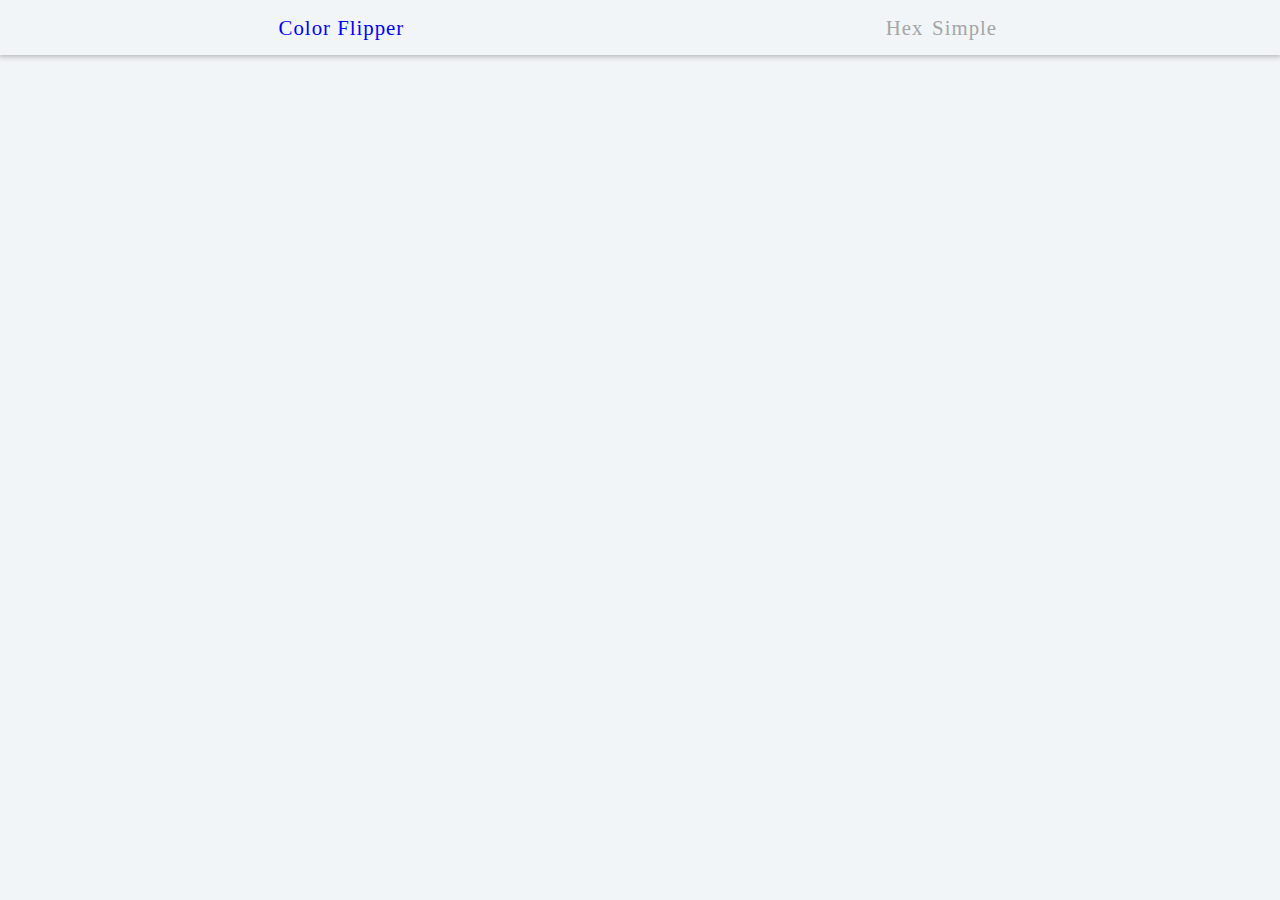
<file: Change BackGround/changebghex.html>
<!DOCTYPE html>
<html lang="en">
<head>
	<meta charset="UTF-8">
	<meta name="viewport" content="width=device-width, initial-scale=1.0">
	<link rel="stylesheet" href="changebghex.css" type="text/css">
	<title>Document</title>
</head>
<body>
	<nav>
		<div class="nav-center">
			<h4>color flipper</h4>
			<ul class="nav-links">
				<li><span>hex</span></li>
				<li><span>simple</span></li>
			</ul>
		</div>
	</nav>
	<main>
		<div class="container1">
			<h2>background color: <span>
				#F1F5F8
			</span></h2>
			<button class="btn" id="btn">click me</button>
		</div>
	</main>
	<script type="text/javascript" src="changebghex.js"></script>
</body>
</html>
</file>
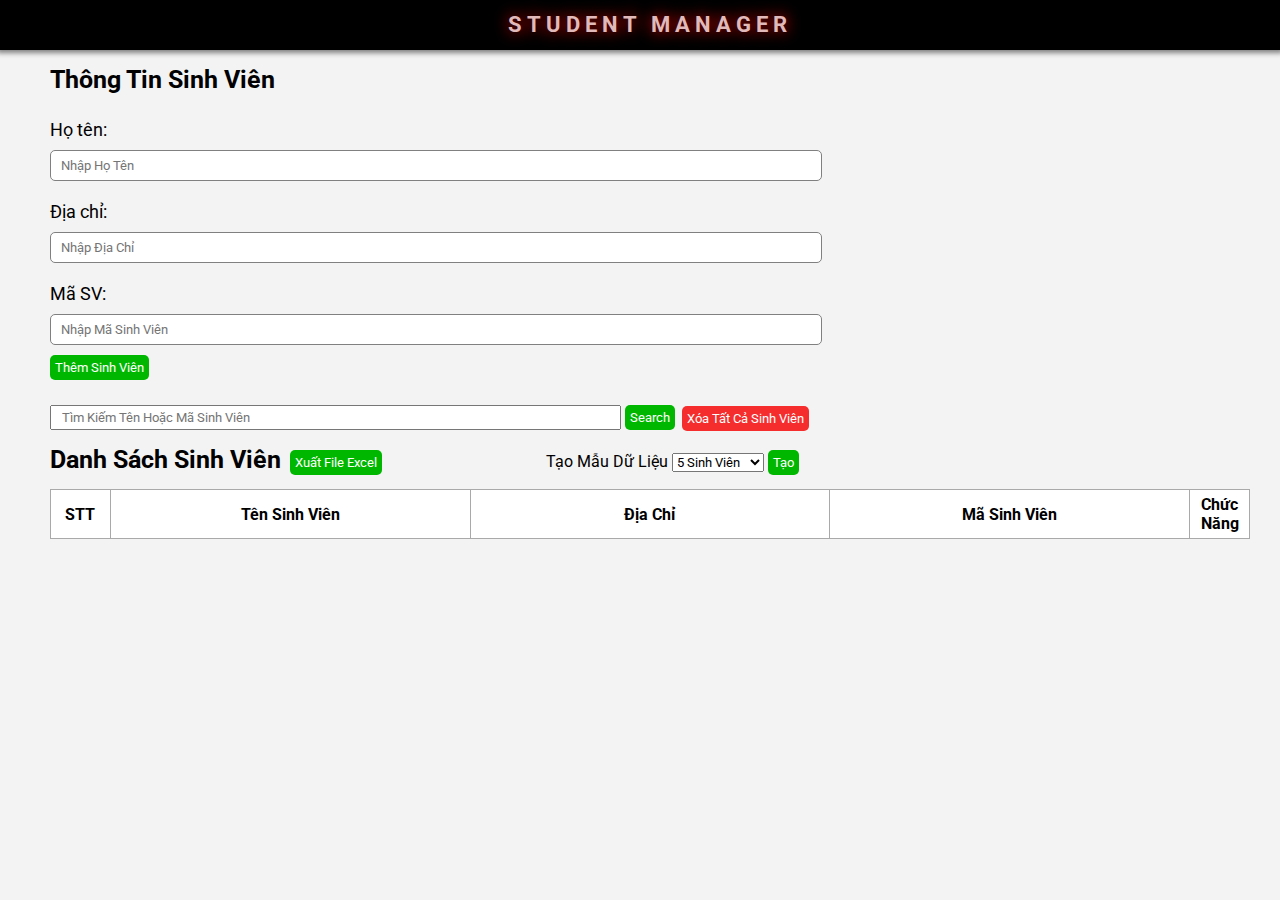
<file: Quản lý sinh viên/qlsv.html>
<!DOCTYPE html>
<html lang="en">
<head>
	<meta charset="UTF-8">
	<meta http-equiv="content-type" content="application/vnd.ms-excel; charset=UTF-8">
	<meta name="viewport" content="width=device-width, initial-scale=1.0">
	<link rel="stylesheet" href="style.css" type="text/css">
	<title>Student Manager</title>
	<link
		rel="stylesheet"
		href="https://cdnjs.cloudflare.com/ajax/libs/font-awesome/5.14.0/css/all.min.css"
	/>
	<link rel="stylesheet" href="grid.css" type="text/css">
	<link rel="stylesheet" href="responsive.css" type="text/css">
	<link href="https://fonts.googleapis.com/css2?family=Roboto:ital,wght@1,900&display=swap" rel="stylesheet">
</head>
<body>
	<header class="header">
		<div class="grid wide">
			<div class="contents">
				<h1>Student Manager</h1>
			</div>
		</div>
	</header>
	<div class="container grid wide">
		<div class="main row">
			<div class="main-right col l-8 m-12 c-12">
				<h3>Thông Tin Sinh Viên</h3>
				<form action="" class="form">
					<div class="form-group">
						<label for="name">Họ tên:</label>
						<input type="text" id="name" placeholder="Nhập Họ Tên" class="form-input">
						<div class="error-group">
							<i class="fas fa-exclamation"></i>
							<div class="errorM">
								<span class="errorMessage"></span>
							</div>
						</div>
					</div>
					<div class="form-group">
						<label for="address">Địa chỉ:</label>
						<input type="text" id="address" placeholder="Nhập Địa Chỉ" class="form-input">
						<div class="error-group">
							<i class="fas fa-exclamation"></i>
							<div class="errorM">
								<span class="errorMessage"></span>
							</div>
						</div>
					</div>
					<div class="form-group">
						<label for="code">Mã SV:</label>
						<input type="text" id="code" placeholder="Nhập Mã Sinh Viên" class="form-input">
						<div class="error-group">
							<i class="fas fa-exclamation"></i>
							<div class="errorM">
								<span class="errorMessage"></span>
							</div>
						</div>
					</div>
					<button type="submit" class="btn add-btn">Thêm Sinh Viên</button>
				</form>
				<button type="submit" class="btn clear-btn">Xóa Tất Cả Sinh Viên</button>
				<button type="submit" class="btn add-local">Hủy Bỏ Sửa Thông Tin</button>
				<button type="submit" class="btn export-btn">Xuất File Excel</button>
				<div class="select">
					<span class="select-option">Tạo Mẫu Dữ Liệu</span>
					<select name="test-generator" id="test">
						<option value="5">5 Sinh Viên</option>
						<option value="10">10 Sinh Viên</option>
						<option value="15">15 Sinh Viên</option>
					</select>
					<button class="btn select-btn">Tạo</button>
				</div>
			</div>
		</div>
		<div class="main-search row">
			<div class="col l-8 m-11 c-12">
				<div class="search">
					<form action="" class="form-2">
						<input type="text" class="search-bar" placeholder="Tìm Kiếm Tên Hoặc Mã Sinh Viên"></input>
						<button type="submit" class="btn search-btn">Search</button>
					</form>
				</div>
			</div>
		</div>
		<div class="main-table row">
			<div class="add col l-12 m-12 c-12">
				<h3>Danh Sách Sinh Viên</h3>
				<div class="padding">
					<table id="table1">
						<thead>
							<tr>
								<th>STT</th>
								<th>Tên Sinh Viên</th>
								<th>Địa Chỉ</th>
								<th>Mã Sinh Viên</th>
								<th>Chức Năng</th>
							</tr>
						</thead>
						<tbody>
						</tbody>
					</table>
				</div>
				</div>
		</div>
	</div>
	<script type="text/javascript" src="validator.js"></script>
	<script type="text/javascript" src="localStorage.js"></script>
	<script type="text/javascript" src="main.js"></script>
	<script type="text/javascript" src="selectRandom.js"></script>
	<script type="text/javascript" src="search.js"></script>
	<script type="text/javascript" src="exportToExcel.js"></script>
</body>
</html>
</file>
<file: Quản lý sinh viên/sign.css>
*{
	padding: 0;
	margin: 0;
	box-sizing: border-box;
	user-select: none
}

body{
	width: 100%;
	height: 100%;
	background: url("./hero.jpeg")
}

.container{
	max-width: 1200px;
	width: 100%;
	margin: auto;
	height: 100vh;
	position: relative;
}

.contain {
    width: 100%;
    height: 100vh;
    position: fixed;
    background: linear-gradient(200deg, rgb(97 135 150 / 0.6), rgb(3 74 101 / 0.6));
}

.main{
	position: absolute;
    text-align: center;
    left: 50%;
    top: 50%;
    transform: translate(-50%,-50%);
    background-color: rgb(198 251 249 / 50%);

    padding: 50px;
    box-shadow: 0px 0px 15px 5px rgb(23 202 177 / 40%);
    border-radius: 10px;
}

h2 {
    margin-bottom: 20px;
    color: rgb(255 208 208 / 1);
    font-size: 1.7rem;
    font-weight: 500;
    text-shadow: 5px 4px 10px red;
}

label.note{
	color: #ff00009e;
}

.form-group{
	display: flex;
	flex-direction: column;
	margin-bottom: 10px;
}
label{
	margin-bottom: 10px;
    color: hsl(183deg 100% 50%);
    font-size: 1.2rem;
    text-shadow: 1px 1px 10px #1b6d65;
}
.form-input {
	font-size: 1.3rem;
    padding: 10px;
    border-radius: 10px;
    outline: none;
    border: 1px solid rgb(12 253 242 / 60%);
}

.form-input.danger{
	border: 1px solid #ff00009e;
}

input::placeholder {
    color: rgb(69 132 91 / 60%);
}

.btn {
    color: #eceeef;
    outline: none;
    background: rgb(158 236 226 / 40%);
    padding: 10px;
    border-radius: 50px;
    border: 1px solid rgb(0 188 212 / 83%);
    cursor: pointer;
    text-shadow: 1px 1px 2px #2bc1a6;
}

.btn:hover {
    color: rgb(190 255 247);
    background: rgb(236 238 239 / 0.5);
}
span{
	display: block;
    margin-top: 10px;
    color: red;
}
</file>
<file: BaiKT/style.css>
*{
	padding: 0;
	margin: 0;
	box-sizing: border-box;
}

body{
	background-image:url("./body.PNG");
	background-position: center;
  	background-repeat: no-repeat;
  	background-size: cover;
  	height: 100%;
}

.container{
	width: 1000px;
	margin: 0 auto;
	padding: 10px;
	background: #fff;
}

header .header-img{
	width: 100%;
	object-fit: cover;
}

nav{
	border-radius: 1px;
	box-shadow: 0 1px #c9d5da;
	background-image: linear-gradient(#ebeff1,#d4dde2);
}

nav ul{
	display: flex;
}

ul{
	list-style: none;
}

nav ul li {
    position: relative;
    padding: 8px 30px;
    cursor: pointer;
    user-select: none;
}

.list-item.active{
	color: red;
}

.list-item::after { 
  content: "";
  position: absolute;
  width: 2px;
  height: 100%;
  top: 0;
  right: 0;
  background-image: linear-gradient(#d8e0e4,#ccd6dc)
}

main{
	margin-top: 7px;
	display: flex;
}

.main-left{
	background: #f7fafc;
	padding: 10px 15px;
	flex-basis: 70%;
	margin-right: 10px;
}

.left__top{
	margin-bottom: 20px;
}

h3{
	font-size: 2rem;
    font-weight: 300;
    color: #867b7b;
}

.left__top span{
	color: #9c9b9b;
}

.left__top p{
	display: flex;
	margin: 10px 0;
}

.left__top p span{
	color: #1734ff;
	font-size: 20px;
}

table tr:nth-child(1){
	background: #d3dfee;
}

table tr th,table tr td{
	padding: 5px;
	text-align: left;
}

.main-right{
	flex-basis: 30%;
	background: #f7f7f2;
	height: 410px;
}

.right__top ul li{
	padding: 10px 0 10px 10px;
	border-bottom: 1px solid #eeeee3;
	color: #696262;
}

.right__top ul li:nth-child(1),
.right__top ul li:nth-child(4){
	font-weight: bold;
}

.right__top ul li:nth-child(2){
	color: red;
}

.right__top ul li:last-child{
	border-bottom: 1px solid #c2c2ba;
}

.right__bottom{
	padding: 10px;
}

.right__bottom h3{
	font-weight: bold;
	font-size: 20px;
	color: black;
	padding: 5px 0;
}

.form-input{
	margin: 3px 0;
}

.form-input span{
	display: inline-block;
	width: 75px;
	color: blue;
	font-style: italic;
}

.btn{
	padding: 10px;
	text-align: center;
}

.btn input{
	background: #f0f0f0;
    outline: none;
    border-radius: 10px;
    padding: 5px 20px;
    border: none;
    box-shadow: 2px 1px #9c9c9c;
    cursor: pointer;
    margin-right: 5px;
    color: #bd0c0c;
    font-weight: 900;
}

.btn input:hover{
	box-shadow: -1px -1px #9c9c9c;
}

.btn a{
	color: #c73a3a;
}

footer{
	padding: 10px;
	background: #abbeca;
	color: #fff;
	margin-top: 5px;
	text-align: center;
}
</file>
<file: BaiTap/style.css>
*{
    padding: 0;
    margin: 0;
    box-sizing: border-box;
    user-select: none;
}

body{
    background-color: #e6f4f1;
    font-family:  "Open Sans", sans-serif;
    line-height: 1.5;
}

.banner{
    padding: 0.85rem;
    text-align: center;
    background-color: #202d4e;
    font-weight: bold;
}

.content_header{
    color: whitesmoke;
}

.link-header{
    color: #ede7a8;
    text-decoration: none;
    box-shadow: inset 0px -5px 0px rgba(237, 231, 168, 0.25);
}

.main-header{
    padding: 5rem 0;
    background: url(./img/pattern.png) repeat-x  center 200px;
}

.wrapper{
    display: flex;
    margin: 0 447px;
    padding: 16px;
    justify-content: space-between;
    align-items: center;
}

h1{
    font-family: paralucent, sans-serif;
    color: #3c5083;
    font-size: 40px;
    font-weight: 300;
    margin: 0 0 1rem;
}

h1 span
{
    font-family: paralucent, sans-serif;
    display: block;
    font-weight: 700;
    color: #4166d2;
    font-size: 70px;
}

.main-right img{
    max-width: 300px;
    border-radius: 15px;
    box-shadow: 0px 0px 27px rgba(0, 0, 0, 0.25);
}

.p-content{
    color: #3c5083;
    font-size: calc(13px + 0.5vw);
    max-width: 630px;
}

.btn.btn-buy{
    text-decoration: none;
    display: inline-block;
    background-color: #3864d9;
    letter-spacing: 0.5px;
    padding: 18px 10px;
    font-size: 16px;
    font-weight: bold;
    min-width: 200px;
    text-transform: uppercase;
    text-align: center;
    border-radius: 5px;
    color: white;
    margin:15px 0;
    transition: 0.3s ease-out;
}

.btn.btn-buy:hover{
    background-color: #334f9c;
    box-shadow: 0px 7px 15px 5px rgba(56, 100, 217, 0.25);
}

.p-last{
    margin-top: 1rem;
    font-size: 18px;
    color: #3c5083;
    max-width: 630px;
}

.p-last a{
    color: #000;
    font-weight: bold;
    text-decoration: none;
    box-shadow: inset 0px -5px 0px rgba(56, 100, 217, 0.25);
}

.main-list{
    background-color: #3864d9;
    padding: 5rem 0;
}

.wrapper-list{
    max-width: 977px;
    margin: 0 auto;
}

.intro-1{
    max-width: 692px;
    padding: 15px;
    margin: 0 auto 5rem;
    background-color: whitesmoke;
    font-size: 20px;
    text-align: center;
    border-radius: 5px;
}

.intro-2{
    max-width: 692px;
    margin: 0 auto 5rem;
    color: whitesmoke;
    font-size: 20px;
    text-align: center;
    border-radius: 5px;
}

.list-item{
    max-width: 940px;
    margin: 0 auto;
    background-color: #fff;
    border-radius: 9px;
}

.list-item h2{
    font-family: paralucent, sans-serif;
    font-weight: 700;
    text-align: center;
    font-size: 40px;
    padding: 32px 0 ;
}

.item h3{
    margin: 0 0 0.5rem;
    font-size: 22px;
}

.item p{
    font-size: 20px;
}

.item{
    padding: 32px 32px 32px 128px;
    position: relative;
}

.item::before{
    counter-increment: chapter;
    content: "Ch " counter(chapter);
    position: absolute;
    left: 2rem;
    top: 2rem;
    width: 64px;
    height: 64px;
    line-height: 64px;
    font-size: 20px;
    border-radius: 50%;
    background-color: #b0c4ff;
    text-align: center;
}
.item:nth-child(odd){
    background-color: #f0f8f7;
}

ul.list{
    list-style: none;
}

.main-features{
    background-color: #202d4e;
    padding: 5rem 0;
}

.wrapper-features{
    width: 1065px;
    margin: 0 auto;
    padding: 0 16px;
}

.content-features{
    text-align: center;
    color: white;
    font-size: 40px;
    margin-bottom: 3rem;
    padding: 32px 0;
}

ul.list-features{
    list-style: none;
    display: flex;
    justify-content: space-between;
    flex-wrap: wrap;
    height: 457px;
}

.item-features{
    display: flex;
    justify-content: space-between;
    align-items: center;
    flex-basis: 50%;
}

.feature__title{
    font-size: 22px;
    margin: 0 0 0.5rem;
    color: white;
}

.feature__desc{
    font-size: 20px;
    color: white;
    opacity: 0.9;
}

svg{
    margin-top: -5.3rem;
    margin-left: 2rem;
    width: 115px;
}

.item-features div{
    margin-left: 2rem;
}

.main-information{
    padding: 5rem 0;
    background: #e6f4f1;
}

.wrapper-information{
    padding-left: 16px;
    padding-right: 16px;
    margin-left: auto;
    margin-right: auto;
    width: 976px;
}

.title-information{
    color: #3864d9;
    padding: 32px 0;
    text-align: center;
    font-size: 40px;
}

.image-person{
    width: 84px;
    height: 84px;
    border-radius: 50%;
    border: 4px solid #fff;
    margin-right: 0.7rem;
}

.all-person{
    display: flex;
    justify-content: space-between;
    flex-wrap: wrap;
}

.raiser{
    flex-basis: 48%;
    margin-bottom: 20px;
}

.raiser:last-child{
    margin-bottom: 0;
}

.person{
    display: flex;
    align-items: center;
    position: relative;
    z-index: 1;
}

a{
    text-decoration: none;
    color: #000;
}

blockquote{
    width: 100%;
    background-color: #fff;
    padding: 16px;
    border-radius: 7px;
    position: relative;
}

blockquote::before{
    content: "";
    position: absolute;
    background-color: #fff;
    width: 40px;
    height: 40px;
    left: 0;
    top: -35px;
}
</file>
<file: Suntech/Buoi4/style.css>
* {
    margin: 0;
    padding: 0;
    box-sizing: border-box;
}

.wrapper {
    width: 100%;
}

header div {
    text-align: center;
    max-width: 1200px;
    margin: 0 auto;
}

.logo {
    width: 160px;
    margin-left: -45px;
}

h1 {
    display: inline-block;
    vertical-align: top;
    margin-top: 55px;
    margin-left: 25px;
    color: orange;
}

nav {
    background-color: #18ad0e;
}

nav div {
    width: 1200px;
    margin: 0 auto;
}

li {
    display: inline-block;
    color: whitesmoke;
    padding: 10px;
    font-size: 18px;
    cursor: pointer;
    user-select: none;
    margin: 0 10px;
}

.container {
    width: 1200px;
    margin: 20px auto;
}

.left-container {
    display: inline-block;
    width: 75%;
}

.main-left {
    margin: 20px 0;
}

.img-container {
    width: 35%;
}

.content-container {
    width: 60%;
    display: inline-block;
    vertical-align: top;
    margin-left: 15px;
    height: 100%;
}

.content-container h2 {
    margin-bottom: 10px;
    font-weight: 500;
    font-size: 25px;
}

.content-container p {
    margin: 15px 0;
    font-size: 16px;
}

.content-container div {
    margin: 15px 0 0;
}

span {
    margin-right: 98px;
}

span:nth-child(3) {
    margin-right: 0;
}

.right-container {
    display: inline-block;
    width: 24%;
    vertical-align: top;
}

.img-ads {
    width: 100%;
}

.main-right:last-child .img-ads {
    height: 300px;
}
</file>
<file: Change BackGround/changebghex.css>
*{
	margin: 0;
	padding: 0;
	box-sizing: border-box;
	user-select: none;
}
body,html{
	width: 100%;
	height: 100vh;
}
body{
	background: #f1f5f8;
}
nav{
	width: 100%;
	height: 55px;
	box-shadow: 0 1px 5px 1px #b9b8b8;
	background: #f1f5f8;
}
.nav-center{
	display: flex;
	justify-content: space-around;
	width: 1200px;
	margin: auto;
	height: 100%;
}
.nav-links{
	list-style: none;
	display: flex;
	width: 10%;
    justify-content: space-around;
    line-height: 55px;
}
h4{
	text-transform: capitalize;
    line-height: 55px;
	letter-spacing: 1px;
	color: ##0ddafb;
	font-size: 1.3rem;
	font-weight: 450;
	color: blue;
}
.nav-links span{
	text-transform: capitalize;
	letter-spacing: 1px;
	text-decoration: none;
	color: #a5a5a5;
	font-size: 1.3rem;
	font-weight: 450;
}
main{
	position: absolute;
	top: 50%;
	width: 100%;
	left: 50%;
	transform: translate(-50%,-50%);
}
.container1{
	text-align: center;
	width: 100%;
	opacity: 0;
	visibility: hidden;
}
.active{
	opacity: 1;
	visibility: visible;
	transition: 1s;
}
h2{
	height: 60px;
    line-height: 60px;
    margin-bottom: 30px;
    text-transform: capitalize;
    letter-spacing: 1px;
    color: white;
    border-radius: 30px;
    font-weight: 550;
    background-color: rgb(27 20 19 / 1);
}
.container1 span{
	color: #F1F5F8;
}
.btn{
	outline: none;
    padding: 10px 20px;
    border: 2px solid grey;
    background: rgb(241 245 247 / 0);
    text-transform: uppercase;
    border-radius: 5px;
    cursor: pointer;
}
.ad::before {
    content: "";
    position: absolute;
    bottom: 0;
    width: 100%;
    height: 3px;
    background: #0ddafb;
}
li{
	position: relative;
}
</file>
<file: Quản lý sinh viên/style.css>
:root{

  --clr-red-dark: hsl(360, 67%, 44%);
  --clr-red-light: hsl(360, 71%, 66%);
  --clr-green-dark: hsl(125, 67%, 44%);
  --clr-green-light: hsl(125, 71%, 66%);

}

body {
  background-color: #f3f3f3 !important;
  overflow-x: hidden;
}

*{
  margin: 0;
  padding: 0;
  font-family: 'Roboto', sans-serif;
  box-sizing: border-box;
  user-select: none;
}

.header {
  background-color: black;
  height: 50px;
  box-shadow: 0 0 5px 3px grey;
}

.container {
  margin-top: 30px;
}

.contents {
    text-align: center;
    line-height: 50px;
}
.height, .contents {
    height: 100%;
}

h1 {
  text-transform: uppercase;
  color: #e0baba;
  font-size: 22px;
  letter-spacing: 5px;
  margin-left: 20px;
  text-shadow: 0 0 15px #ff0707;
}

h3 {
    padding: 15px 10px;
    font-size: 25px;
}

.form-group {
    padding: 10px;
    display: flex;
    flex-direction: column;
    position: relative;
}

label {
    margin-bottom: 10px;
    font-size: 18px;
    width: 100px;
}

label.warning {
    color: #fd1717;
}

input.danger {
  border: 1px solid #f95d5d;
}

.form-input {
    padding: 7px 10px;
    border-radius: 5px;
    outline: none;
    border: 1px solid grey;
}

.btn {
    padding: 5px;
    border-radius: 5px;
    outline: none;
    border: none;
    box-shadow: 0 0 5px -3px, 0 0 5px -5px;
    cursor: pointer;
    color: white;
    position: relative;
}

.btn.add-btn:hover {
  box-shadow: inset 0 0 5px -3px, 0 0 5px -5px;
  box-shadow: inset 0 0 5px -3px, 0 0 5px -5px;
  background-color: #098a09;
}

.add-btn {
  background-color: #00b700;
  left: 10px;
}

.clear-btn {
  background-color: #f52d2d;
  left: 81%;
  top: 26px;
}

.btn.clear-btn:hover {
  box-shadow: inset 0 0 5px -3px, 0 0 5px -5px;
  box-shadow: inset 0 0 5px -3px, 0 0 5px -5px;
  background-color: #d82a2a;
}

.add-local {
    background-color: #f52d2d;
    top: -26px;
    left: -15px;
    display: none;
}

.add-local.display {
    display: inline;
}

.btn.add-local:hover {
  box-shadow: inset 0 0 5px -3px, 0 0 5px -5px;
  box-shadow: inset 0 0 5px -3px, 0 0 5px -5px;
  background-color: #d82a2a;
}

.export-btn {
    background-color: #00b700;
    left: 15%;
    top: 70px;
}

.btn.export-btn:hover {
  box-shadow: inset 0 0 5px -3px, 0 0 5px -5px;
  box-shadow: inset 0 0 5px -3px, 0 0 5px -5px;
  background-color: #098a09;
}

.select {
    display: inline-block;
    position: relative;
    top: 70px;
    left: 279px;
}

.select-btn {
    background-color: #00b700;
}

#test {
  outline: none;
}

.btn.select-btn:hover {
  box-shadow: inset 0 0 5px -3px, 0 0 5px -5px;
  box-shadow: inset 0 0 5px -3px, 0 0 5px -5px;
  background-color: #098a09;
}

.error-group {
    position: relative;
    top: -25px;
    left: 97%;
    display: none;
}

.error-group.out {
  display: block;
}

.error-group.out i{
  position: absolute;
}

.error-group i {
    color: #ff0000e0;
    font-size: 15px;
}

.error-group.out i:hover ~ .errorM{
    visibility: visible;
    opacity: 1;
}

.errorM {
    position: absolute;
    top: -10px;
    left: 4px;
    background: hsl(0deg 0% 100% / 88%);
    border-radius: 50px;
    height: 20px;
    color: #ff0000b8;
    line-height: 20px;
    visibility: visible;
    opacity: 1;
}

.errorM.opacity {
  visibility: hidden;
  opacity: 0;
}

.search {
  padding: 0 10px;
}

input.search-bar {
  width: 74%;
  padding: 3px 10px;
}

.search-btn {
  background-color: #00b700;
}

.btn.search-btn:hover {
  box-shadow: inset 0 0 5px -3px, 0 0 5px -5px;
  box-shadow: inset 0 0 5px -3px, 0 0 5px -5px;
  background-color: #098a09;
}

span.errorMessage {
    padding: 0 10px;
    font-size: 13px;
}

table {
    margin-left: 10px;
    width: 100%;
    border-collapse: collapse;
}

thead {
  background: white;
  border: 1px solid darkgrey;
  position: relative;
}

th:nth-child(1), td:nth-child(1),th:nth-child(5), td:nth-child(5) {
    width: 5%;
}

th, td {
    width: 30%;
    padding: 5px;
    border: 1px solid darkgrey;
}

tbody {
  text-align: center;
  background-color: #f5f5f5;
  position: relative;
}

td.fixed {
    position: relative;
    height: 30px;
    width: 59px;
    border: none;
    border-right: 1px solid darkgrey;
    border-bottom: 1px solid darkgrey;
}

.edit-btn, .delete-btn {
    background: transparent;
    border-color: transparent;
    cursor: pointer;
    font-size: 0.7rem;
    margin: -8px 0.15rem;
    transition: var(--transition);
    outline: none;
}

button.edit-btn {
    position: absolute;
    left: 8px;
    color: var(--clr-green-light);
}

.edit-btn:hover {
  color: var(--clr-green-dark);
}

button.delete-btn {
    position: absolute;
    right: 8px;
    color: var(--clr-red-light);
}

.delete-btn:hover {
  color: var(--clr-red-dark);
}
</file>
<file: Quản lý sinh viên/grid.css>
.grid {
    width: 100%;
    display: block;
    padding: 0;
}

.grid.wide {
    max-width: 1200px;
    margin: 0 auto;
}

.row {
    display: flex;
    flex-wrap: wrap;
    margin-left: -4px;
    margin-right: -4px;
}

.row.no-gutters /*ứng dụng trong các khoản hở của ảnh*/{
    margin-left: 0;
    margin-right: 0;
}

.col {
    padding-left: 4px;
    padding-right: 4px;
}

.row.no-gutters .col {
    padding-left: 0;
    padding-right: 0;
}
  
.c-0 {
    display: none;
}
  
.c-1 {
    flex: 0 0 8.33333%;
    max-width: 8.33333%;
}
  
.c-2 {
    flex: 0 0 16.66667%;
    max-width: 16.66667%;
}
  
.c-3 {
    flex: 0 0 25%;
    max-width: 25%;
}
  
.c-4 {
    flex: 0 0 33.33333%;
    max-width: 33.33333%;
}
  
.c-5 {
    flex: 0 0 41.66667%;
    max-width: 41.66667%;
}
  
.c-6 {
    flex: 0 0 50%;
    max-width: 50%;
}
  
.c-7 {
    flex: 0 0 58.33333%;
    max-width: 58.33333%;
}
  
.c-8 {
    flex: 0 0 66.66667%;
    max-width: 66.66667%;
}
  
.c-9 {
    flex: 0 0 75%;
    max-width: 75%;
}
  
.c-10 {
    flex: 0 0 83.33333%;
    max-width: 83.33333%;
}
  
.c-11 {
    flex: 0 0 91.66667%;
    max-width: 91.66667%;
}
  
.c-12 {
    flex: 0 0 100%;
    max-width: 100%;
}

.c-o-1 {
    margin-left: 8.33333%;
}
  
.c-o-2 {
    margin-left: 16.66667%;
}
  
.c-o-3 {
    margin-left: 25%;
}
  
.c-o-4 {
    margin-left: 33.33333%;
}
  
.c-o-5 /*dùng di chuyển cột k cần display flex*/{
    margin-left: 41.66667%;
}
  
.c-o-6 {
    margin-left: 50%;
}
  
.c-o-7 {
    margin-left: 58.33333%;
}
  
.c-o-8 {
    margin-left: 66.66667%;
}
  
.c-o-9 {
    margin-left: 75%;
}
  
.c-o-10 {
    margin-left: 83.33333%;
}
  
.c-o-11 {
    margin-left: 91.66667%;
}

/* >= Tablet */
@media (min-width: 740px) {
    .row {
        margin-left: -8px;
        margin-right: -8px;
    }
    .col {
        padding-left: 8px;
        padding-right: 8px;
    }
    .m-0 {
        display: none;
    }
    .m-1,
    .m-2,
    .m-3,
    .m-4,
    .m-5,
    .m-6,
    .m-7,
    .m-8,
    .m-9,
    .m-10,
    .m-11,
    .m-12 {
        display: block;
    }
    .m-1 {
        flex: 0 0 8.33333%;
        max-width: 8.33333%;
    }
    .m-2 {
        flex: 0 0 16.66667%;
        max-width: 16.66667%;
    }
    .m-3 {
        flex: 0 0 25%;
        max-width: 25%;
    }
    .m-4 {
        flex: 0 0 33.33333%;
        max-width: 33.33333%;
    }
    .m-5 {
        flex: 0 0 41.66667%;
        max-width: 41.66667%;
    }
    .m-6 {
        flex: 0 0 50%;
        max-width: 50%;
    }
    .m-7 {
        flex: 0 0 58.33333%;
        max-width: 58.33333%;
    }
    .m-8 {
        flex: 0 0 66.66667%;
        max-width: 66.66667%;
    }
    .m-9 {
        flex: 0 0 75%;
        max-width: 75%;
    }
    .m-10 {
        flex: 0 0 83.33333%;
        max-width: 83.33333%;
    }
    .m-11 {
        flex: 0 0 91.66667%;
        max-width: 91.66667%;
    }
    .m-12 {
        flex: 0 0 100%;
        max-width: 100%;
    }
    .m-o-1 {
        margin-left: 8.33333%;
    }
      
    .m-o-2 {
        margin-left: 16.66667%;
    }
      
    .m-o-3 {
        margin-left: 25%;
    }
      
    .m-o-4 {
        margin-left: 33.33333%;
    }
      
    .m-o-5 {
        margin-left: 41.66667%;
    }
      
    .m-o-6 {
        margin-left: 50%;
    }
      
    .m-o-7 {
        margin-left: 58.33333%;
    }
      
    .m-o-8 {
        margin-left: 66.66667%;
    }
      
    .m-o-9 {
        margin-left: 75%;
    }
      
    .m-o-10 {
        margin-left: 83.33333%;
    }
      
    .m-o-11 {
        margin-left: 91.66667%;
    }
}

/* PC medium resolution > */
@media (min-width: 1113px) {
    .row {
        margin-left: -12px;
        margin-right: -12px;
    }
    .row.sm-gutter {
        margin-left: -5px;
        margin-right: -5px;
    }
    .col {
        padding-left: 12px;
        padding-right: 12px;
    }
    .row.sm-gutter .col {
        padding-left: 5px;
        padding-right: 5px;
    }
    .l-0 {
        display: none;
    }
    .l-1,
    .l-2,
    .l-2-4,
    .l-3,
    .l-4,
    .l-5,
    .l-6,
    .l-7,
    .l-8,
    .l-9,
    .l-10,
    .l-11,
    .l-12 {
        display: block;
    }
    .l-1 {
        flex: 0 0 8.33333%;
        max-width: 8.33333%;
    }
    .l-2 {
        flex: 0 0 16.66667%;
        max-width: 16.66667%;
    }
    .l-2-4 {
        flex: 0 0 20%;
        max-width: 20%;
    }
    .l-3 {
        flex: 0 0 25%;
        max-width: 25%;
    }
    .l-4 {
        flex: 0 0 33.33333%;
        max-width: 33.33333%;
    }
    .l-5 {
        flex: 0 0 41.66667%;
        max-width: 41.66667%;
    }
    .l-6 {
        flex: 0 0 50%;
        max-width: 50%;
    }
    .l-7 {
        flex: 0 0 58.33333%;
        max-width: 58.33333%;
    }
    .l-8 {
        flex: 0 0 66.66667%;
        max-width: 66.66667%;
    }
    .l-9 {
        flex: 0 0 75%;
        max-width: 75%;
    }
    .l-10 {
        flex: 0 0 83.33333%;
        max-width: 83.33333%;
    }
    .l-11 {
        flex: 0 0 91.66667%;
        max-width: 91.66667%;
    }
    .l-12 {
        flex: 0 0 100%;
        max-width: 100%;
    }
    .l-o-1 {
        margin-left: 8.33333%;
    }
      
    .l-o-2 {
        margin-left: 16.66667%;
    }
      
    .l-o-3 {
        margin-left: 25%;
    }
      
    .l-o-4 {
        margin-left: 33.33333%;
    }
      
    .l-o-5 {
        margin-left: 41.66667%;
    }
      
    .l-o-6 {
        margin-left: 50%;
    }
      
    .l-o-7 {
        margin-left: 58.33333%;
    }
      
    .l-o-8 {
        margin-left: 66.66667%;
    }
      
    .l-o-9 {
        margin-left: 75%;
    }
      
    .l-o-10 {
        margin-left: 83.33333%;
    }
      
    .l-o-11 {
        margin-left: 91.66667%;
    }
}

/* Tablet - PC low resolution */
@media (min-width: 740px) and (max-width: 1023px) {
    .wide {
        width: 644px;
    }
}

/* > PC low resolution */
@media (min-width: 1024px) and (max-width: 1239px) {
    .wide {
        width: 984px;
    }
    .wide .row {
        margin-left: -12px;
        margin-right: -12px;
    }
    .wide .row.sm-gutter {
        margin-left: -5px;
        margin-right: -5px;
    }
    .wide .col {
        padding-left: 12px;
        padding-right: 12px;
    }
    .wide .row.sm-gutter .col {
        padding-left: 5px;
        padding-right: 5px;
    }
    .wide .l-0 {
        display: none;
    }
    .wide .l-1,
    .wide .l-2,
    .wide .l-2-4,
    .wide .l-3,
    .wide .l-4,
    .wide .l-5,
    .wide .l-6,
    .wide .l-7,
    .wide .l-8,
    .wide .l-9,
    .wide .l-10,
    .wide .l-11,
    .wide .l-12 {
        display: block;
    }
    .wide .l-1 {
        flex: 0 0 8.33333%;
        max-width: 8.33333%;
    }
    .wide .l-2 {
        flex: 0 0 16.66667%;
        max-width: 16.66667%;
    }
    .wide .l-2-4 {
        flex: 0 0 20%;
        max-width: 20%;
    }
    .wide .l-3 {
        flex: 0 0 25%;
        max-width: 25%;
    }
    .wide .l-4 {
        flex: 0 0 33.33333%;
        max-width: 33.33333%;
    }
    .wide .l-5 {
        flex: 0 0 41.66667%;
        max-width: 41.66667%;
    }
    .wide .l-6 {
        flex: 0 0 50%;
        max-width: 50%;
    }
    .wide .l-7 {
        flex: 0 0 58.33333%;
        max-width: 58.33333%;
    }
    .wide .l-8 {
        flex: 0 0 66.66667%;
        max-width: 66.66667%;
    }
    .wide .l-9 {
        flex: 0 0 75%;
        max-width: 75%;
    }
    .wide .l-10 {
        flex: 0 0 83.33333%;
        max-width: 83.33333%;
    }
    .wide .l-11 {
        flex: 0 0 91.66667%;
        max-width: 91.66667%;
    }
    .wide .l-12 {
        flex: 0 0 100%;
        max-width: 100%;
    }
    .wide .l-o-1 {
        margin-left: 8.33333%;
    }
      
    .wide .l-o-2 {
        margin-left: 16.66667%;
    }
      
    .wide .l-o-3 {
        margin-left: 25%;
    }
      
    .wide .l-o-4 {
        margin-left: 33.33333%;
    }
      
    .wide .l-o-5 {
        margin-left: 41.66667%;
    }
      
    .wide .l-o-6 {
        margin-left: 50%;
    }
      
    .wide .l-o-7 {
        margin-left: 58.33333%;
    }
      
    .wide .l-o-8 {
        margin-left: 66.66667%;
    }
      
    .wide .l-o-9 {
        margin-left: 75%;
    }
      
    .wide .l-o-10 {
        margin-left: 83.33333%;
    }
      
    .wide .l-o-11 {
        margin-left: 91.66667%;
    }
}
</file>
<file: Quản lý sinh viên/responsive.css>
@media (min-width: 740px) and (max-width: 1023px) {
	.clear-btn {
		left: 77%;
	}
	input.search-bar{
		width: 75%;
	}
	.errorM {
		left: -185px;
    	top: 33px;
	}
	.error-group {
	    width: 85px;
	}
}

@media (max-width: 739px) {
	.clear-btn,.add-local {
		left: 105px;
		top: -23px;
	}
	.clear-btn.hide {
		display: none;
	}
	input.search-bar {
		width: 84%;
	}
	.error-group {
	    width: 15px;
	}
	.errorM {
		left: -220px;
    top: -38px;
	}
	.error-group.out i {
		left: -8px
	}
}

@media (max-width: 1023px) {
	button.edit-btn {
		left: 5px
	}
	button.delete-btn {
		right:	5px;
	}
	table {
		margin-left: 1px;
	}
	h3 {
		text-align: center;
	}
	.errorM.opacity {
		visibility: visible;
		opacity: 1;
	}
}
</file>
